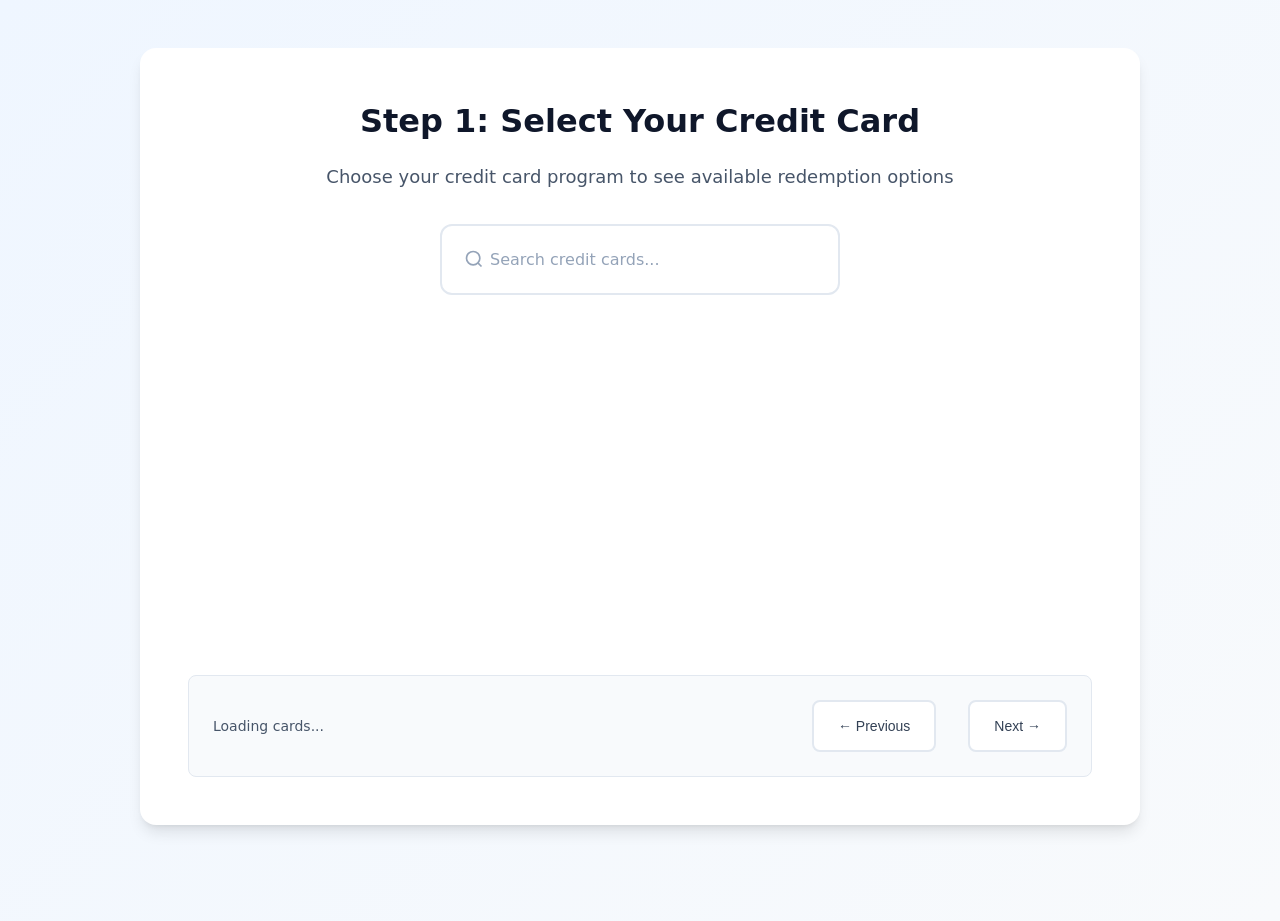
<file: index.html>
<!doctype html>
<html lang="en">
  <head>
    <meta charset="UTF-8" />
    <link rel="icon" type="image/svg+xml" href="/vite.svg" />
    <meta name="viewport" content="width=device-width, initial-scale=1.0" />
    <title>Credit Card Points Calculator</title>
    <link rel="stylesheet" href="style.css">
    <script src="credit-card-calculators/access-control.js"></script>
    <script src="credit-card-calculators/secure-proxy.js"></script>
  </head>
  <body>
    <div class="container">
      <main class="main">
        <div class="container">
          <!-- Step 1: Credit Card Selection -->
          <div id="card-selection" class="step-section">
            <div class="step-header">
              <h2 class="step-title">Step 1: Select Your Credit Card</h2>
              <p class="step-description">Choose your credit card program to see available redemption options</p>
              
              <div class="search-container">
                <div class="search-input-wrapper">
                  <svg class="search-icon" width="20" height="20" viewBox="0 0 24 24" fill="none" stroke="currentColor" stroke-width="2">
                    <circle cx="11" cy="11" r="8"/>
                    <path d="m21 21-4.35-4.35"/>
                  </svg>
                  <input 
                    type="text" 
                    id="card-search" 
                    class="search-input" 
                    placeholder="Search credit cards..."
                    autocomplete="off"
                  />
                  <button id="clear-search" class="clear-search hidden">
                    <svg width="16" height="16" viewBox="0 0 24 24" fill="none" stroke="currentColor" stroke-width="2">
                      <line x1="18" y1="6" x2="6" y2="18"/>
                      <line x1="6" y1="6" x2="18" y2="18"/>
                    </svg>
                  </button>
                </div>
              </div>
            </div>
            
            <div class="card-grid">
              <!-- Cards will be dynamically populated -->
            </div>
            
            <div class="pagination-container">
              <div class="pagination-info">
                <span id="pagination-info-text">Loading cards...</span>
              </div>
              
              <div class="pagination-controls">
                <button id="prev-page" class="pagination-btn">← Previous</button>
                <div class="page-numbers" id="page-numbers">
                  <!-- Page numbers will be dynamically populated -->
                </div>
                <button id="next-page" class="pagination-btn">Next →</button>
              </div>
            </div>
          </div>

          <!-- Step 2: Reward Category Selection -->
          <div id="category-selection" class="step-section hidden">
            <div class="step-header">
              <button id="back-to-cards" class="back-button">← Back to Cards</button>
              <h2 class="step-title">Step 2: Choose Reward Category</h2>
              <p class="step-description">Select how you'd like to redeem your points</p>
            </div>

            <div class="category-grid">
              <div class="reward-category" data-category="airlines">
                <div class="category-icon">
                  <svg xmlns="http://www.w3.org/2000/svg" width="48" height="48" viewBox="0 0 640 640" fill="currentColor">
                    <path d="M552 264C582.9 264 608 289.1 608 320C608 350.9 582.9 376 552 376L424.7 376L265.5 549.6C259.4 556.2 250.9 560 241.9 560L198.2 560C187.3 560 179.6 549.3 183 538.9L237.3 376L137.6 376L84.8 442C81.8 445.8 77.2 448 72.3 448L52.5 448C42.1 448 34.5 438.2 37 428.1L64 320L37 211.9C34.4 201.8 42.1 192 52.5 192L72.3 192C77.2 192 81.8 194.2 84.8 198L137.6 264L237.3 264L183 101.1C179.6 90.7 187.3 80 198.2 80L241.9 80C250.9 80 259.4 83.8 265.5 90.4L424.7 264L552 264z"/>
                  </svg>
                </div>
                <h3 class="category-name">Airlines</h3>
                <p class="category-description">Transfer to airline partners for flights and upgrades</p>
              </div>

              <div class="reward-category" data-category="hotels">
                <div class="category-icon">
                  <svg xmlns="http://www.w3.org/2000/svg" width="48" height="48" viewBox="0 0 640 640" fill="currentColor">
                    <path d="M80 88C80 74.7 90.7 64 104 64L536 64C549.3 64 560 74.7 560 88C560 101.3 549.3 112 536 112L528 112L528 528L536 528C549.3 528 560 538.7 560 552C560 565.3 549.3 576 536 576L104 576C90.7 576 80 565.3 80 552C80 538.7 90.7 528 104 528L112 528L112 112L104 112C90.7 112 80 101.3 80 88zM288 176L288 208C288 216.8 295.2 224 304 224L336 224C344.8 224 352 216.8 352 208L352 176C352 167.2 344.8 160 336 160L304 160C295.2 160 288 167.2 288 176zM192 160C183.2 160 176 167.2 176 176L176 208C176 216.8 183.2 224 192 224L224 224C232.8 224 240 216.8 240 208L240 176C240 167.2 232.8 160 224 160L192 160zM288 272L288 304C288 312.8 295.2 320 304 320L336 320C344.8 320 352 312.8 352 304L352 272C352 263.2 344.8 256 336 256L304 256C295.2 256 288 263.2 288 272zM416 160C407.2 160 400 167.2 400 176L400 208C400 216.8 407.2 224 416 224L448 224C456.8 224 464 216.8 464 208L464 176C464 167.2 456.8 160 448 160L416 160zM176 272L176 304C176 312.8 183.2 320 192 320L224 320C232.8 320 240 312.8 240 304L240 272C240 263.2 232.8 256 224 256L192 256C183.2 256 176 263.2 176 272zM416 256C407.2 256 400 263.2 400 272L400 304C400 312.8 407.2 320 416 320L448 320C456.8 320 464 312.8 464 304L464 272C464 263.2 456.8 256 448 256L416 256zM352 448L395.8 448C405.7 448 413.3 439 409.8 429.8C396 393.7 361 368 320.1 368C279.2 368 244.2 393.7 230.4 429.8C226.9 439 234.5 448 244.4 448L288.2 448L288.2 528L352.2 528L352.2 448z"/>
                  </svg>
                </div>
                <h3 class="category-name">Hotels</h3>
                <p class="category-description">Book hotel stays and room upgrades</p>
              </div>

              <div class="reward-category" data-category="cash">
                <div class="category-icon">
                  <svg xmlns="http://www.w3.org/2000/svg" width="48" height="48" viewBox="0 0 640 640" fill="currentColor">
                    <path d="M160 128C160 110.3 174.3 96 192 96L456 96C469.3 96 480 106.7 480 120C480 133.3 469.3 144 456 144L379.3 144C397 163.8 409.4 188.6 414 216L456 216C469.3 216 480 226.7 480 240C480 253.3 469.3 264 456 264L414 264C403.6 326.2 353.2 374.9 290.2 382.9L434.6 486C449 496.3 452.3 516.3 442 530.6C431.7 544.9 411.7 548.3 397.4 538L173.4 378C162.1 370 157.3 355.5 161.5 342.2C165.7 328.9 178.1 320 192 320L272 320C307.8 320 338.1 296.5 348.3 264L184 264C170.7 264 160 253.3 160 240C160 226.7 170.7 216 184 216L348.3 216C338.1 183.5 307.8 160 272 160L192 160C174.3 160 160 145.7 160 128z"/>
                  </svg>
                </div>
                <h3 class="category-name">Cash</h3>
                <p class="category-description">Cash back, statement credits, and gift cards</p>
              </div>
            </div>
          </div>

          <!-- Step 3: Reward Programs Selection -->
          <div id="calculation-section" class="step-section hidden">
            <div class="step-header">
              <button id="back-to-categories" class="back-button">← Back to Categories</button>
              <h2 class="step-title">Step 3: Select Reward Program</h2>
              <p class="step-description">Choose the specific program for redemption</p>
            </div>
            
            <div class="reward-programs-grid" id="reward-programs-grid">
              <!-- Reward programs will be dynamically populated -->
            </div>
          </div>

          <!-- Step 4: Points Calculator -->
          <div id="points-calculator" class="step-section hidden">
            <div class="step-header">
              <button id="back-to-programs" class="back-button">← Back to Programs</button>
              <h2 class="step-title">Step 4: Calculate Points Value</h2>
              <p class="step-description">Enter your points to see their redemption value</p>
            </div>

            <div class="calculator-container">
              <div class="selected-program-info">
                <div class="program-icon" id="calculator-icon">
                  <!-- Category icon will be inserted here -->
                </div>
                <div class="program-details">
                  <p class="selected-card-info">
                    <strong>Card:</strong> <span id="selected-card-name">Selected Card</span>
                  </p>
                  <h3 id="selected-program-name" class="selected-program-name">Program Name</h3>
                  <p id="selected-point-name" class="selected-point-name">Point Name</p>
                  <p class="conversion-rate" id="conversion-rate">Rate varies</p>
                </div>
              </div>

              <div class="points-input-section">
                <label class="input-label" for="points-input">Enter your points</label>
                <div class="input-wrapper">
                  <input 
                    type="number" 
                    id="points-input" 
                    class="points-input" 
                    placeholder="0"
                    min="0"
                    step="1"
                  />
                  <span class="input-suffix">points</span>
                </div>
              </div>

              <div class="calculation-result">
                <div class="result-card">
                  <div class="result-label">Estimated Value</div>
                  <div class="result-value" id="result-value">₹0.00</div>
                  <div class="result-description" id="result-description">Enter points above to see value</div>
                  <div class="result-note">
                    <p>Redemption values are estimates based on typical point valuations. Actual values may vary.</p>
                  </div>
                </div>
              </div>
            </div>
          </div>
        </div>
      </main>
    </div>

    <script type="module" src="main.js"></script>
  </body>
</html>
</file>
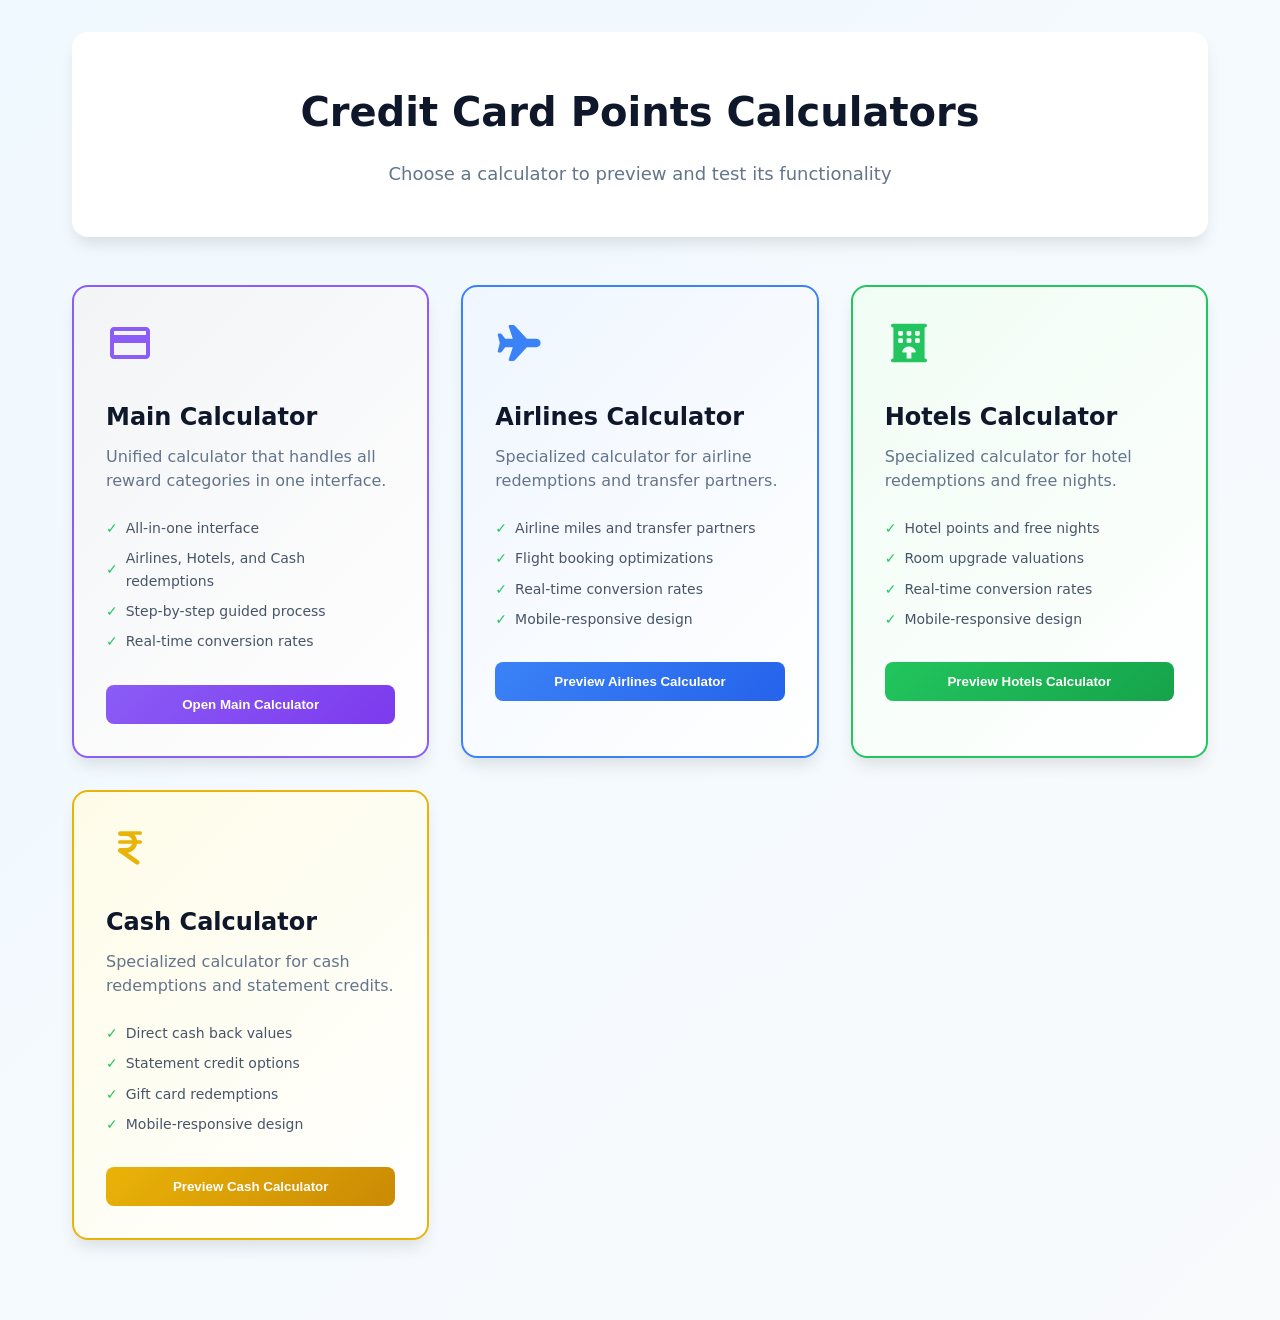
<file: preview.html>
<!doctype html>
<html lang="en">
  <head>
    <meta charset="UTF-8" />
    <link rel="icon" type="image/svg+xml" href="/vite.svg" />
    <meta name="viewport" content="width=device-width, initial-scale=1.0" />
    <title>Credit Card Points Calculators - Preview</title>
    <style>
      * {
        margin: 0;
        padding: 0;
        box-sizing: border-box;
      }

      body {
        font-family: 'Inter', system-ui, -apple-system, sans-serif;
        line-height: 1.6;
        color: #334155;
        background: linear-gradient(135deg, #f0f9ff 0%, #f8fafc 100%);
        min-height: 100vh;
      }

      .preview-container {
        max-width: 1200px;
        margin: 0 auto;
        padding: 2rem;
      }

      .preview-header {
        text-align: center;
        margin-bottom: 3rem;
        background: white;
        padding: 3rem;
        border-radius: 1rem;
        box-shadow: 0 10px 15px -3px rgb(0 0 0 / 0.1);
      }

      .preview-title {
        font-size: 2.5rem;
        font-weight: 700;
        color: #0f172a;
        margin-bottom: 1rem;
      }

      .preview-subtitle {
        font-size: 1.125rem;
        color: #64748b;
        font-weight: 500;
      }

      .calculator-grid {
        display: grid;
        grid-template-columns: repeat(auto-fit, minmax(350px, 1fr));
        gap: 2rem;
        margin-bottom: 3rem;
      }

      .calculator-card {
        background: white;
        border-radius: 1rem;
        padding: 2rem;
        box-shadow: 0 10px 15px -3px rgb(0 0 0 / 0.1);
        transition: all 0.3s ease;
        cursor: pointer;
        border: 2px solid transparent;
      }

      .calculator-card:hover {
        transform: translateY(-4px);
        box-shadow: 0 20px 25px -5px rgb(0 0 0 / 0.1);
      }

      .calculator-card.main {
        border-color: #8b5cf6;
        background: linear-gradient(135deg, #f3f4f6 0%, white 100%);
      }

      .calculator-card.airlines {
        border-color: #3b82f6;
        background: linear-gradient(135deg, #eff6ff 0%, white 100%);
      }

      .calculator-card.hotels {
        border-color: #22c55e;
        background: linear-gradient(135deg, #f0fdf4 0%, white 100%);
      }

      .calculator-card.cash {
        border-color: #eab308;
        background: linear-gradient(135deg, #fefce8 0%, white 100%);
      }

      .calculator-icon {
        margin-bottom: 1.5rem;
      }

      .calculator-icon.main {
        color: #8b5cf6;
      }

      .calculator-icon.airlines {
        color: #3b82f6;
      }

      .calculator-icon.hotels {
        color: #22c55e;
      }

      .calculator-icon.cash {
        color: #eab308;
      }

      .calculator-name {
        font-size: 1.5rem;
        font-weight: 700;
        color: #0f172a;
        margin-bottom: 0.5rem;
      }

      .calculator-description {
        color: #64748b;
        margin-bottom: 1.5rem;
        line-height: 1.5;
      }

      .calculator-features {
        list-style: none;
        margin-bottom: 2rem;
      }

      .calculator-features li {
        display: flex;
        align-items: center;
        margin-bottom: 0.5rem;
        font-size: 0.875rem;
        color: #475569;
      }

      .calculator-features li::before {
        content: '✓';
        color: #22c55e;
        font-weight: bold;
        margin-right: 0.5rem;
      }

      .preview-button {
        background: linear-gradient(135deg, #3b82f6 0%, #2563eb 100%);
        color: white;
        border: none;
        padding: 0.75rem 1.5rem;
        border-radius: 0.5rem;
        font-weight: 600;
        cursor: pointer;
        transition: all 0.2s ease;
        width: 100%;
      }

      .preview-button:hover {
        transform: translateY(-1px);
        box-shadow: 0 4px 6px -1px rgb(0 0 0 / 0.1);
      }

      .preview-button.main {
        background: linear-gradient(135deg, #8b5cf6 0%, #7c3aed 100%);
      }

      .preview-button.airlines {
        background: linear-gradient(135deg, #3b82f6 0%, #2563eb 100%);
      }

      .preview-button.hotels {
        background: linear-gradient(135deg, #22c55e 0%, #16a34a 100%);
      }

      .preview-button.cash {
        background: linear-gradient(135deg, #eab308 0%, #ca8a04 100%);
      }

      .current-calculator {
        background: white;
        border-radius: 1rem;
        box-shadow: 0 10px 15px -3px rgb(0 0 0 / 0.1);
        overflow: hidden;
      }

      .calculator-frame {
        width: 100%;
        min-height: 800px;
        border: none;
      }

      .back-to-menu {
        background: #64748b;
        color: white;
        border: none;
        padding: 1rem 2rem;
        border-radius: 0.5rem;
        font-weight: 600;
        cursor: pointer;
        margin-bottom: 2rem;
        transition: all 0.2s ease;
      }

      .back-to-menu:hover {
        background: #475569;
        transform: translateY(-1px);
      }

      .hidden {
        display: none;
      }

      @media (max-width: 768px) {
        .preview-container {
          padding: 1rem;
        }

        .preview-header {
          padding: 2rem;
        }

        .preview-title {
          font-size: 2rem;
        }

        .calculator-grid {
          grid-template-columns: 1fr;
        }

        .calculator-card {
          padding: 1.5rem;
        }
      }
    </style>
  </head>
  <body>
    <div class="preview-container">
      <!-- Main Menu -->
      <div id="calculator-menu">
        <div class="preview-header">
          <h1 class="preview-title">Credit Card Points Calculators</h1>
          <p class="preview-subtitle">Choose a calculator to preview and test its functionality</p>
        </div>

        <div class="calculator-grid">
          <!-- Main Unified Calculator -->
          <div class="calculator-card main" onclick="loadCalculator('main')">
            <div class="calculator-icon main">
              <svg xmlns="http://www.w3.org/2000/svg" width="48" height="48" viewBox="0 0 24 24" fill="currentColor">
                <path d="M20 4H4c-1.11 0-1.99.89-1.99 2L2 18c0 1.11.89 2 2 2h16c1.11 0 2-.89 2-2V6c0-1.11-.89-2-2-2zm0 14H4v-6h16v6zm0-10H4V6h16v2z"/>
              </svg>
            </div>
            <h3 class="calculator-name">Main Calculator</h3>
            <p class="calculator-description">Unified calculator that handles all reward categories in one interface.</p>
            <ul class="calculator-features">
              <li>All-in-one interface</li>
              <li>Airlines, Hotels, and Cash redemptions</li>
              <li>Step-by-step guided process</li>
              <li>Real-time conversion rates</li>
            </ul>
            <button class="preview-button main">Open Main Calculator</button>
          </div>

          <!-- Airlines Calculator -->
          <div class="calculator-card airlines" onclick="loadCalculator('airlines')">
            <div class="calculator-icon airlines">
              <svg xmlns="http://www.w3.org/2000/svg" width="48" height="48" viewBox="0 0 640 640" fill="currentColor">
                <path d="M552 264C582.9 264 608 289.1 608 320C608 350.9 582.9 376 552 376L424.7 376L265.5 549.6C259.4 556.2 250.9 560 241.9 560L198.2 560C187.3 560 179.6 549.3 183 538.9L237.3 376L137.6 376L84.8 442C81.8 445.8 77.2 448 72.3 448L52.5 448C42.1 448 34.5 438.2 37 428.1L64 320L37 211.9C34.4 201.8 42.1 192 52.5 192L72.3 192C77.2 192 81.8 194.2 84.8 198L137.6 264L237.3 264L183 101.1C179.6 90.7 187.3 80 198.2 80L241.9 80C250.9 80 259.4 83.8 265.5 90.4L424.7 264L552 264z"/>
              </svg>
            </div>
            <h3 class="calculator-name">Airlines Calculator</h3>
            <p class="calculator-description">Specialized calculator for airline redemptions and transfer partners.</p>
            <ul class="calculator-features">
              <li>Airline miles and transfer partners</li>
              <li>Flight booking optimizations</li>
              <li>Real-time conversion rates</li>
              <li>Mobile-responsive design</li>
            </ul>
            <button class="preview-button airlines">Preview Airlines Calculator</button>
          </div>

          <!-- Hotels Calculator -->
          <div class="calculator-card hotels" onclick="loadCalculator('hotels')">
            <div class="calculator-icon hotels">
              <svg xmlns="http://www.w3.org/2000/svg" width="48" height="48" viewBox="0 0 640 640" fill="currentColor">
                <path d="M80 88C80 74.7 90.7 64 104 64L536 64C549.3 64 560 74.7 560 88C560 101.3 549.3 112 536 112L528 112L528 528L536 528C549.3 528 560 538.7 560 552C560 565.3 549.3 576 536 576L104 576C90.7 576 80 565.3 80 552C80 538.7 90.7 528 104 528L112 528L112 112L104 112C90.7 112 80 101.3 80 88zM288 176L288 208C288 216.8 295.2 224 304 224L336 224C344.8 224 352 216.8 352 208L352 176C352 167.2 344.8 160 336 160L304 160C295.2 160 288 167.2 288 176zM192 160C183.2 160 176 167.2 176 176L176 208C176 216.8 183.2 224 192 224L224 224C232.8 224 240 216.8 240 208L240 176C240 167.2 232.8 160 224 160L192 160zM288 272L288 304C288 312.8 295.2 320 304 320L336 320C344.8 320 352 312.8 352 304L352 272C352 263.2 344.8 256 336 256L304 256C295.2 256 288 263.2 288 272zM416 160C407.2 160 400 167.2 400 176L400 208C400 216.8 407.2 224 416 224L448 224C456.8 224 464 216.8 464 208L464 176C464 167.2 456.8 160 448 160L416 160zM176 272L176 304C176 312.8 183.2 320 192 320L224 320C232.8 320 240 312.8 240 304L240 272C240 263.2 232.8 256 224 256L192 256C183.2 256 176 263.2 176 272zM416 256C407.2 256 400 263.2 400 272L400 304C400 312.8 407.2 320 416 320L448 320C456.8 320 464 312.8 464 304L464 272C464 263.2 456.8 256 448 256L416 256zM352 448L395.8 448C405.7 448 413.3 439 409.8 429.8C396 393.7 361 368 320.1 368C279.2 368 244.2 393.7 230.4 429.8C226.9 439 234.5 448 244.4 448L288.2 448L288.2 528L352.2 528L352.2 448z"/>
              </svg>
            </div>
            <h3 class="calculator-name">Hotels Calculator</h3>
            <p class="calculator-description">Specialized calculator for hotel redemptions and free nights.</p>
            <ul class="calculator-features">
              <li>Hotel points and free nights</li>
              <li>Room upgrade valuations</li>
              <li>Real-time conversion rates</li>
              <li>Mobile-responsive design</li>
            </ul>
            <button class="preview-button hotels">Preview Hotels Calculator</button>
          </div>

          <!-- Cash Calculator -->
          <div class="calculator-card cash" onclick="loadCalculator('cash')">
            <div class="calculator-icon cash">
              <svg xmlns="http://www.w3.org/2000/svg" width="48" height="48" viewBox="0 0 640 640" fill="currentColor">
                <path d="M160 128C160 110.3 174.3 96 192 96L456 96C469.3 96 480 106.7 480 120C480 133.3 469.3 144 456 144L379.3 144C397 163.8 409.4 188.6 414 216L456 216C469.3 216 480 226.7 480 240C480 253.3 469.3 264 456 264L414 264C403.6 326.2 353.2 374.9 290.2 382.9L434.6 486C449 496.3 452.3 516.3 442 530.6C431.7 544.9 411.7 548.3 397.4 538L173.4 378C162.1 370 157.3 355.5 161.5 342.2C165.7 328.9 178.1 320 192 320L272 320C307.8 320 338.1 296.5 348.3 264L184 264C170.7 264 160 253.3 160 240C160 226.7 170.7 216 184 216L348.3 216C338.1 183.5 307.8 160 272 160L192 160C174.3 160 160 145.7 160 128z"/>
              </svg>
            </div>
            <h3 class="calculator-name">Cash Calculator</h3>
            <p class="calculator-description">Specialized calculator for cash redemptions and statement credits.</p>
            <ul class="calculator-features">
              <li>Direct cash back values</li>
              <li>Statement credit options</li>
              <li>Gift card redemptions</li>
              <li>Mobile-responsive design</li>
            </ul>
            <button class="preview-button cash">Preview Cash Calculator</button>
          </div>
        </div>
      </div>

      <!-- Calculator Display -->
      <div id="calculator-display" class="hidden">
        <button class="back-to-menu" onclick="showMenu()">← Back to Calculator Menu</button>
        <div class="current-calculator">
          <iframe id="calculator-frame" class="calculator-frame" src=""></iframe>
        </div>
      </div>
    </div>

    <script>
      function loadCalculator(type) {
        const menu = document.getElementById('calculator-menu');
        const display = document.getElementById('calculator-display');
        const frame = document.getElementById('calculator-frame');
        
        // Hide menu and show calculator
        menu.classList.add('hidden');
        display.classList.remove('hidden');
        
        // Load the appropriate calculator
        const calculatorFiles = {
          'main': 'index.html',
          'airlines': 'credit-card-calculators/airlines/airlines-calculator.html',
          'hotels': 'credit-card-calculators/hotels/hotels-calculator.html',
          'cash': 'credit-card-calculators/cash/cash-calculator.html'
        };
        
        frame.src = calculatorFiles[type];
      }
      
      function showMenu() {
        const menu = document.getElementById('calculator-menu');
        const display = document.getElementById('calculator-display');
        const frame = document.getElementById('calculator-frame');
        
        // Show menu and hide calculator
        menu.classList.remove('hidden');
        display.classList.add('hidden');
        
        // Clear the iframe
        frame.src = '';
      }
    </script>
  </body>
</html>
</file>
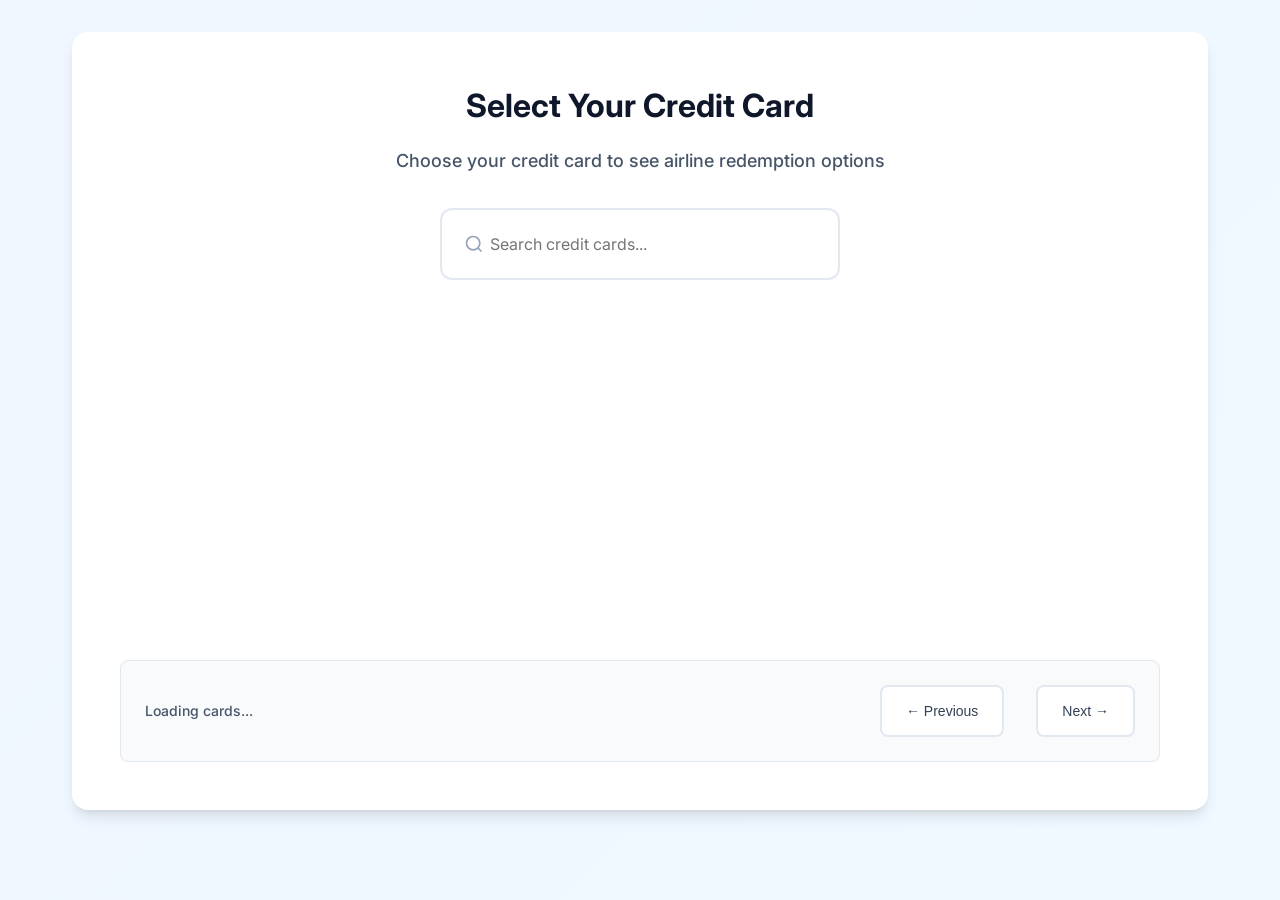
<file: credit-card-calculators/airlines/airlines-calculator.html>
<!doctype html>
<html lang="en">
  <head>
    <meta charset="UTF-8" />
    <meta name="viewport" content="width=device-width, initial-scale=1.0" />
    <title>Airlines Points Calculator</title>
    <link rel="stylesheet" href="airlines-calculator.css">
    <script src="../access-control.js"></script>
    <script src="../secure-proxy.js"></script>
  </head>
  <body>
    <div id="airlines-calculator" class="calculator-container">
      <!-- Step 1: Credit Card Selection -->
      <div id="card-selection" class="step-section">
        <div class="step-header">
          <h2 class="step-title">Select Your Credit Card</h2>
          <p class="step-description">Choose your credit card to see airline redemption options</p>
          
          <div class="search-container">
            <div class="search-input-wrapper">
              <svg class="search-icon" width="20" height="20" viewBox="0 0 24 24" fill="none" stroke="currentColor" stroke-width="2">
                <circle cx="11" cy="11" r="8"/>
                <path d="m21 21-4.35-4.35"/>
              </svg>
              <input 
                type="text" 
                id="card-search" 
                class="search-input" 
                placeholder="Search credit cards..."
                autocomplete="off"
              />
              <button id="clear-search" class="clear-search hidden">
                <svg width="16" height="16" viewBox="0 0 24 24" fill="none" stroke="currentColor" stroke-width="2">
                  <line x1="18" y1="6" x2="6" y2="18"/>
                  <line x1="6" y1="6" x2="18" y2="18"/>
                </svg>
              </button>
            </div>
          </div>
        </div>
        
        <div class="card-grid">
          <!-- Cards will be dynamically populated -->
        </div>
        
        <div class="pagination-container">
          <div class="pagination-info">
            <span id="pagination-info-text">Loading cards...</span>
          </div>
          
          <div class="pagination-controls">
            <button id="prev-page" class="pagination-btn">← Previous</button>
            <div class="page-numbers" id="page-numbers"></div>
            <button id="next-page" class="pagination-btn">Next →</button>
          </div>
        </div>
      </div>

      <!-- Step 2: Airline Programs Selection -->
      <div id="programs-selection" class="step-section hidden">
        <div class="step-header">
          <button id="back-to-cards" class="back-button">← Back to Cards</button>
          <h2 class="step-title">Choose Airline Program</h2>
          <p class="step-description">Select the airline program for point redemption</p>
        </div>
        
        <div class="programs-grid" id="programs-grid">
          <!-- Programs will be dynamically populated -->
        </div>
      </div>

      <!-- Step 3: Points Calculator -->
      <div id="points-calculator" class="step-section hidden">
        <div class="step-header">
          <button id="back-to-programs" class="back-button">← Back to Programs</button>
          <h2 class="step-title">Calculate Points Value</h2>
          <p class="step-description">Enter your points to see their airline redemption value</p>
        </div>

        <div class="calculator-main">
          <div class="selected-info">
            <div class="info-icon">
              <svg xmlns="http://www.w3.org/2000/svg" width="32" height="32" viewBox="0 0 640 640" fill="currentColor">
                <path d="M552 264C582.9 264 608 289.1 608 320C608 350.9 582.9 376 552 376L424.7 376L265.5 549.6C259.4 556.2 250.9 560 241.9 560L198.2 560C187.3 560 179.6 549.3 183 538.9L237.3 376L137.6 376L84.8 442C81.8 445.8 77.2 448 72.3 448L52.5 448C42.1 448 34.5 438.2 37 428.1L64 320L37 211.9C34.4 201.8 42.1 192 52.5 192L72.3 192C77.2 192 81.8 194.2 84.8 198L137.6 264L237.3 264L183 101.1C179.6 90.7 187.3 80 198.2 80L241.9 80C250.9 80 259.4 83.8 265.5 90.4L424.7 264L552 264z"/>
              </svg>
            </div>
            <div class="info-details">
              <p class="selected-card-info">
                <strong>Card:</strong> <span id="selected-card-name">Selected Card</span>
              </p>
              <h3 id="selected-program-name">Program Name</h3>
              <p id="selected-point-name">Point Name</p>
              <p class="conversion-rate" id="conversion-rate">Rate varies</p>
            </div>
          </div>

          <div class="points-input-section">
            <label class="input-label" for="points-input">Enter your points</label>
            <div class="input-wrapper">
              <input 
                type="number" 
                id="points-input" 
                class="points-input" 
                placeholder="0"
                min="0"
                step="1"
              />
              <span class="input-suffix">points</span>
            </div>
          </div>

          <div class="calculation-result">
            <div class="result-card">
              <div class="result-label">Estimated Airline Value</div>
              <div class="result-value" id="result-value">₹0.00</div>
              <div class="result-description" id="result-description">Enter points above to see value</div>
              <div class="result-note">
                <p>Values are estimates for airline redemptions. Actual values may vary based on specific flights and availability.</p>
              </div>
            </div>
          </div>
        </div>
      </div>
    </div>

    <script type="module" src="airlines-calculator.js"></script>
  </body>
</html>
</file>
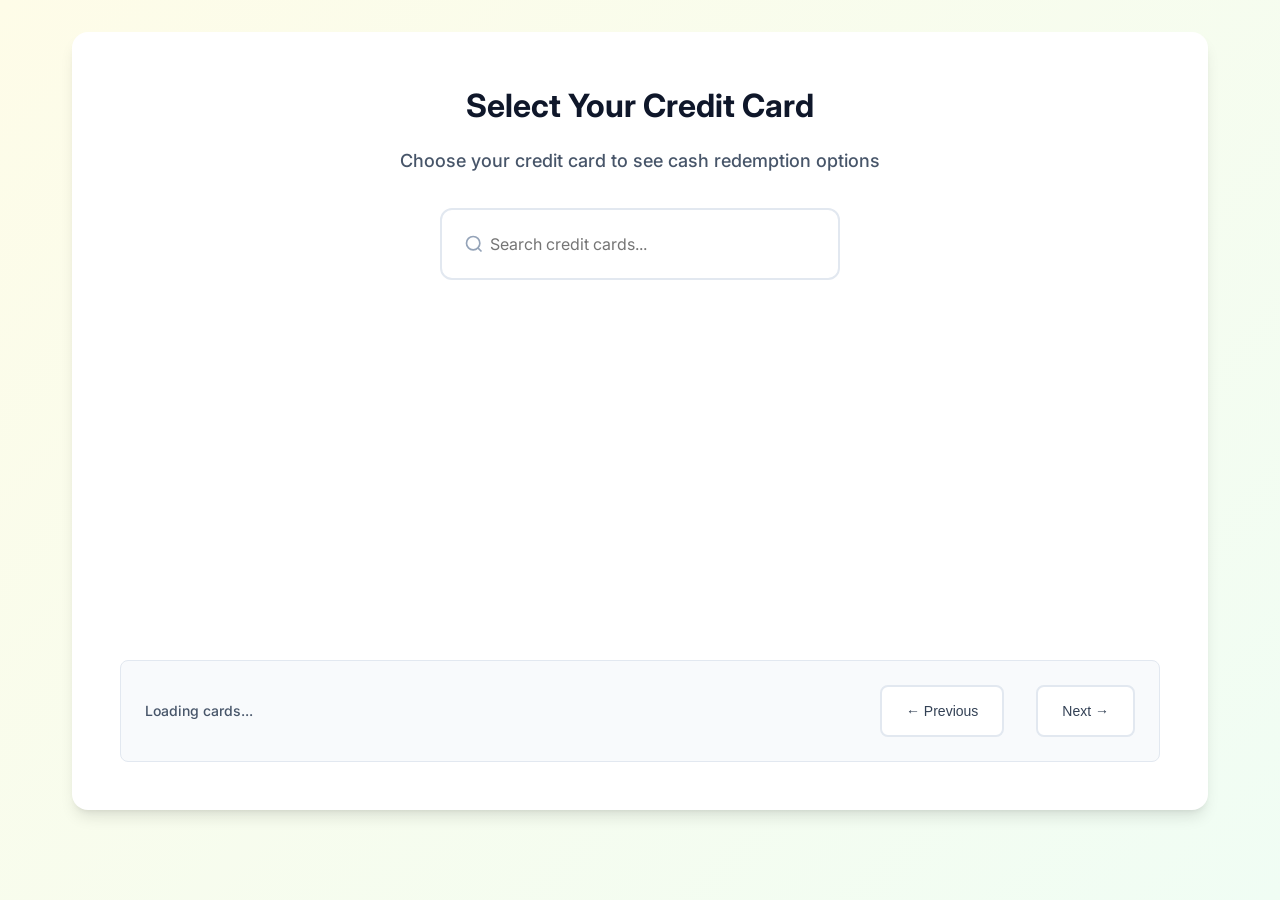
<file: credit-card-calculators/cash/cash-calculator.html>
<!doctype html>
<html lang="en">
  <head>
    <meta charset="UTF-8" />
    <meta name="viewport" content="width=device-width, initial-scale=1.0" />
    <title>Cash Points Calculator</title>
    <link rel="stylesheet" href="cash-calculator.css">
    <script src="../access-control.js"></script>
    <script src="../secure-proxy.js"></script>
  </head>
  <body>
    <div id="cash-calculator" class="calculator-container">
      <!-- Step 1: Credit Card Selection -->
      <div id="card-selection" class="step-section">
        <div class="step-header">
          <h2 class="step-title">Select Your Credit Card</h2>
          <p class="step-description">Choose your credit card to see cash redemption options</p>
          
          <div class="search-container">
            <div class="search-input-wrapper">
              <svg class="search-icon" width="20" height="20" viewBox="0 0 24 24" fill="none" stroke="currentColor" stroke-width="2">
                <circle cx="11" cy="11" r="8"/>
                <path d="m21 21-4.35-4.35"/>
              </svg>
              <input 
                type="text" 
                id="card-search" 
                class="search-input" 
                placeholder="Search credit cards..."
                autocomplete="off"
              />
              <button id="clear-search" class="clear-search hidden">
                <svg width="16" height="16" viewBox="0 0 24 24" fill="none" stroke="currentColor" stroke-width="2">
                  <line x1="18" y1="6" x2="6" y2="18"/>
                  <line x1="6" y1="6" x2="18" y2="18"/>
                </svg>
              </button>
            </div>
          </div>
        </div>
        
        <div class="card-grid">
          <!-- Cards will be dynamically populated -->
        </div>
        
        <div class="pagination-container">
          <div class="pagination-info">
            <span id="pagination-info-text">Loading cards...</span>
          </div>
          
          <div class="pagination-controls">
            <button id="prev-page" class="pagination-btn">← Previous</button>
            <div class="page-numbers" id="page-numbers"></div>
            <button id="next-page" class="pagination-btn">Next →</button>
          </div>
        </div>
      </div>

      <!-- Step 2: Cash Programs Selection -->
      <div id="programs-selection" class="step-section hidden">
        <div class="step-header">
          <button id="back-to-cards" class="back-button">← Back to Cards</button>
          <h2 class="step-title">Choose Cash Redemption</h2>
          <p class="step-description">Select the cash redemption option</p>
        </div>
        
        <div class="programs-grid" id="programs-grid">
          <!-- Programs will be dynamically populated -->
        </div>
      </div>

      <!-- Step 3: Points Calculator -->
      <div id="points-calculator" class="step-section hidden">
        <div class="step-header">
          <button id="back-to-programs" class="back-button">← Back to Programs</button>
          <h2 class="step-title">Calculate Points Value</h2>
          <p class="step-description">Enter your points to see their cash redemption value</p>
        </div>

        <div class="calculator-main">
          <div class="selected-info">
            <div class="info-icon">
              <svg xmlns="http://www.w3.org/2000/svg" width="32" height="32" viewBox="0 0 640 640" fill="currentColor">
                <path d="M160 128C160 110.3 174.3 96 192 96L456 96C469.3 96 480 106.7 480 120C480 133.3 469.3 144 456 144L379.3 144C397 163.8 409.4 188.6 414 216L456 216C469.3 216 480 226.7 480 240C480 253.3 469.3 264 456 264L414 264C403.6 326.2 353.2 374.9 290.2 382.9L434.6 486C449 496.3 452.3 516.3 442 530.6C431.7 544.9 411.7 548.3 397.4 538L173.4 378C162.1 370 157.3 355.5 161.5 342.2C165.7 328.9 178.1 320 192 320L272 320C307.8 320 338.1 296.5 348.3 264L184 264C170.7 264 160 253.3 160 240C160 226.7 170.7 216 184 216L348.3 216C338.1 183.5 307.8 160 272 160L192 160C174.3 160 160 145.7 160 128z"/>
              </svg>
            </div>
            <div class="info-details">
              <p class="selected-card-info">
                <strong>Card:</strong> <span id="selected-card-name">Selected Card</span>
              </p>
              <h3 id="selected-program-name">Program Name</h3>
              <p id="selected-point-name">Point Name</p>
              <p class="conversion-rate" id="conversion-rate">Rate varies</p>
            </div>
          </div>

          <div class="points-input-section">
            <label class="input-label" for="points-input">Enter your points</label>
            <div class="input-wrapper">
              <input 
                type="number" 
                id="points-input" 
                class="points-input" 
                placeholder="0"
                min="0"
                step="1"
              />
              <span class="input-suffix">points</span>
            </div>
          </div>

          <div class="calculation-result">
            <div class="result-card">
              <div class="result-label">Estimated Cash Value</div>
              <div class="result-value" id="result-value">₹0.00</div>
              <div class="result-description" id="result-description">Enter points above to see value</div>
              <div class="result-note">
                <p>Values are estimates for cash redemptions including statement credits, gift cards, and direct cash back.</p>
              </div>
            </div>
          </div>
        </div>
      </div>
    </div>

    <script type="module" src="cash-calculator.js"></script>
  </body>
</html>
</file>
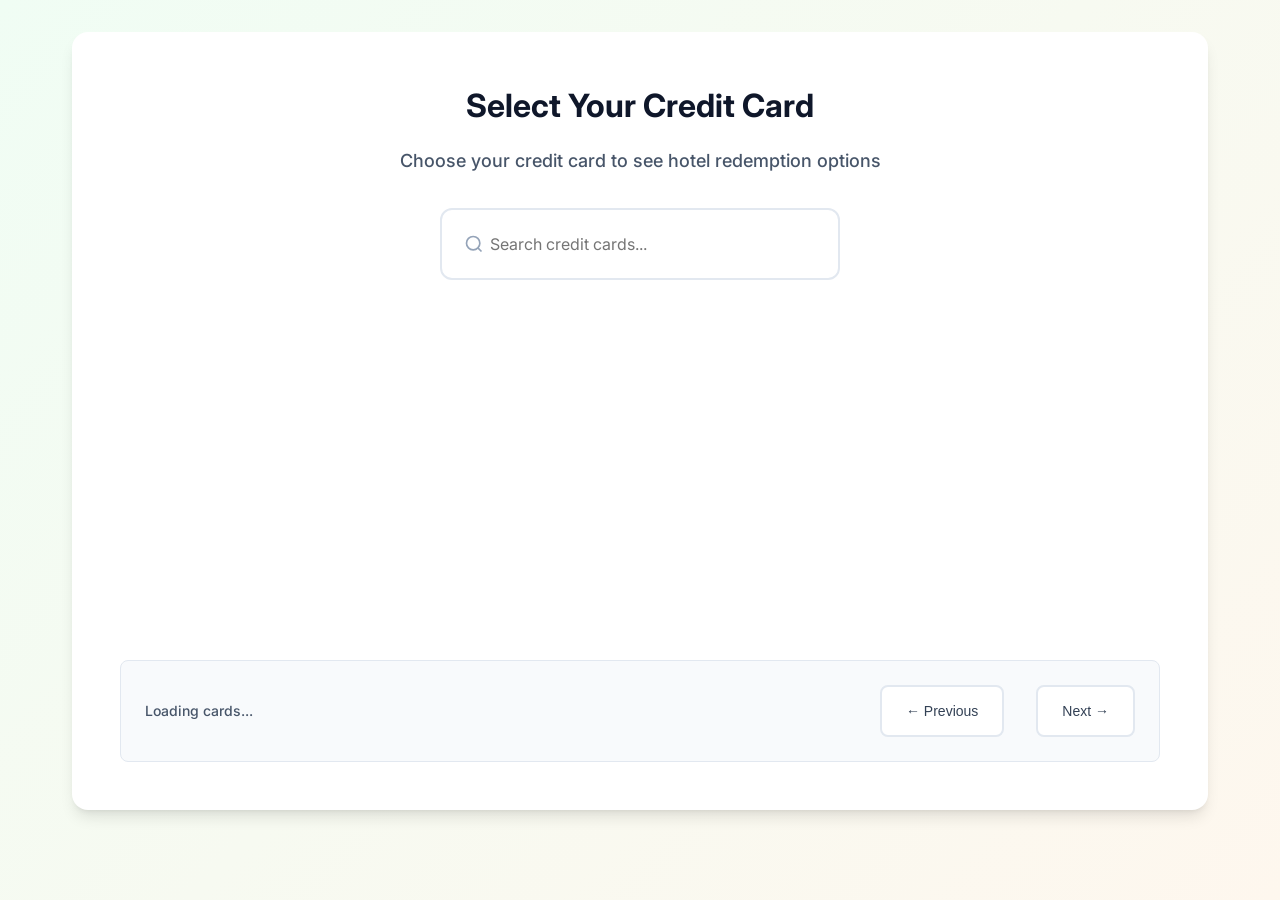
<file: credit-card-calculators/hotels/hotels-calculator.html>
<!doctype html>
<html lang="en">
  <head>
    <meta charset="UTF-8" />
    <meta name="viewport" content="width=device-width, initial-scale=1.0" />
    <title>Hotels Points Calculator</title>
    <link rel="stylesheet" href="hotels-calculator.css">
    <script src="../access-control.js"></script>
    <script src="../secure-proxy.js"></script>
  </head>
  <body>
    <div id="hotels-calculator" class="calculator-container">
      <!-- Step 1: Credit Card Selection -->
      <div id="card-selection" class="step-section">
        <div class="step-header">
          <h2 class="step-title">Select Your Credit Card</h2>
          <p class="step-description">Choose your credit card to see hotel redemption options</p>
          
          <div class="search-container">
            <div class="search-input-wrapper">
              <svg class="search-icon" width="20" height="20" viewBox="0 0 24 24" fill="none" stroke="currentColor" stroke-width="2">
                <circle cx="11" cy="11" r="8"/>
                <path d="m21 21-4.35-4.35"/>
              </svg>
              <input 
                type="text" 
                id="card-search" 
                class="search-input" 
                placeholder="Search credit cards..."
                autocomplete="off"
              />
              <button id="clear-search" class="clear-search hidden">
                <svg width="16" height="16" viewBox="0 0 24 24" fill="none" stroke="currentColor" stroke-width="2">
                  <line x1="18" y1="6" x2="6" y2="18"/>
                  <line x1="6" y1="6" x2="18" y2="18"/>
                </svg>
              </button>
            </div>
          </div>
        </div>
        
        <div class="card-grid">
          <!-- Cards will be dynamically populated -->
        </div>
        
        <div class="pagination-container">
          <div class="pagination-info">
            <span id="pagination-info-text">Loading cards...</span>
          </div>
          
          <div class="pagination-controls">
            <button id="prev-page" class="pagination-btn">← Previous</button>
            <div class="page-numbers" id="page-numbers"></div>
            <button id="next-page" class="pagination-btn">Next →</button>
          </div>
        </div>
      </div>

      <!-- Step 2: Hotel Programs Selection -->
      <div id="programs-selection" class="step-section hidden">
        <div class="step-header">
          <button id="back-to-cards" class="back-button">← Back to Cards</button>
          <h2 class="step-title">Choose Hotel Program</h2>
          <p class="step-description">Select the hotel program for point redemption</p>
        </div>
        
        <div class="programs-grid" id="programs-grid">
          <!-- Programs will be dynamically populated -->
        </div>
      </div>

      <!-- Step 3: Points Calculator -->
      <div id="points-calculator" class="step-section hidden">
        <div class="step-header">
          <button id="back-to-programs" class="back-button">← Back to Programs</button>
          <h2 class="step-title">Calculate Points Value</h2>
          <p class="step-description">Enter your points to see their hotel redemption value</p>
        </div>

        <div class="calculator-main">
          <div class="selected-info">
            <div class="info-icon">
              <svg xmlns="http://www.w3.org/2000/svg" width="32" height="32" viewBox="0 0 640 640" fill="currentColor">
                <path d="M80 88C80 74.7 90.7 64 104 64L536 64C549.3 64 560 74.7 560 88C560 101.3 549.3 112 536 112L528 112L528 528L536 528C549.3 528 560 538.7 560 552C560 565.3 549.3 576 536 576L104 576C90.7 576 80 565.3 80 552C80 538.7 90.7 528 104 528L112 528L112 112L104 112C90.7 112 80 101.3 80 88zM288 176L288 208C288 216.8 295.2 224 304 224L336 224C344.8 224 352 216.8 352 208L352 176C352 167.2 344.8 160 336 160L304 160C295.2 160 288 167.2 288 176zM192 160C183.2 160 176 167.2 176 176L176 208C176 216.8 183.2 224 192 224L224 224C232.8 224 240 216.8 240 208L240 176C240 167.2 232.8 160 224 160L192 160zM288 272L288 304C288 312.8 295.2 320 304 320L336 320C344.8 320 352 312.8 352 304L352 272C352 263.2 344.8 256 336 256L304 256C295.2 256 288 263.2 288 272zM416 160C407.2 160 400 167.2 400 176L400 208C400 216.8 407.2 224 416 224L448 224C456.8 224 464 216.8 464 208L464 176C464 167.2 456.8 160 448 160L416 160zM176 272L176 304C176 312.8 183.2 320 192 320L224 320C232.8 320 240 312.8 240 304L240 272C240 263.2 232.8 256 224 256L192 256C183.2 256 176 263.2 176 272zM416 256C407.2 256 400 263.2 400 272L400 304C400 312.8 407.2 320 416 320L448 320C456.8 320 464 312.8 464 304L464 272C464 263.2 456.8 256 448 256L416 256zM352 448L395.8 448C405.7 448 413.3 439 409.8 429.8C396 393.7 361 368 320.1 368C279.2 368 244.2 393.7 230.4 429.8C226.9 439 234.5 448 244.4 448L288.2 448L288.2 528L352.2 528L352.2 448z"/>
              </svg>
            </div>
            <div class="info-details">
              <p class="selected-card-info">
                <strong>Card:</strong> <span id="selected-card-name">Selected Card</span>
              </p>
              <h3 id="selected-program-name">Program Name</h3>
              <p id="selected-point-name">Point Name</p>
              <p class="conversion-rate" id="conversion-rate">Rate varies</p>
            </div>
          </div>

          <div class="points-input-section">
            <label class="input-label" for="points-input">Enter your points</label>
            <div class="input-wrapper">
              <input 
                type="number" 
                id="points-input" 
                class="points-input" 
                placeholder="0"
                min="0"
                step="1"
              />
              <span class="input-suffix">points</span>
            </div>
          </div>

          <div class="calculation-result">
            <div class="result-card">
              <div class="result-label">Estimated Hotel Value</div>
              <div class="result-value" id="result-value">₹0.00</div>
              <div class="result-description" id="result-description">Enter points above to see value</div>
              <div class="result-note">
                <p>Values are estimates for hotel redemptions. Actual values may vary based on specific hotels and availability.</p>
              </div>
            </div>
          </div>
        </div>
      </div>
    </div>

    <script type="module" src="hotels-calculator.js"></script>
  </body>
</html>
</file>
<file: style.css>
/* Reset and Base Styles */
* {
  margin: 0;
  padding: 0;
  box-sizing: border-box;
}

/* WordPress Compatibility */
#credit-card-calculator,
#credit-card-calculator * {
  box-sizing: border-box;
}

#credit-card-calculator {
  font-family: var(--font-family);
  line-height: 1.6;
  color: var(--neutral-700);
  background: linear-gradient(135deg, var(--primary-50) 0%, var(--neutral-50) 100%);
  min-height: auto;
  padding: var(--space-4) 0;
  border-radius: var(--radius-lg);
  margin: var(--space-4) 0;
}

:root {
  /* Color System */
  --primary-50: #eff6ff;
  --primary-100: #dbeafe;
  --primary-500: #3b82f6;
  --primary-600: #2563eb;
  --primary-700: #1d4ed8;
  
  --secondary-50: #f0fdf4;
  --secondary-100: #dcfce7;
  --secondary-500: #22c55e;
  --secondary-600: #16a34a;
  --secondary-700: #15803d;
  
  --accent-50: #fff7ed;
  --accent-100: #ffedd5;
  --accent-500: #f97316;
  --accent-600: #ea580c;
  
  --success-500: #059669;
  --warning-500: #d97706;
  --error-500: #dc2626;
  
  --neutral-50: #f8fafc;
  --neutral-100: #f1f5f9;
  --neutral-200: #e2e8f0;
  --neutral-300: #cbd5e1;
  --neutral-400: #94a3b8;
  --neutral-500: #64748b;
  --neutral-600: #475569;
  --neutral-700: #334155;
  --neutral-800: #1e293b;
  --neutral-900: #0f172a;

  /* Typography */
  --font-family: 'Inter', system-ui, -apple-system, sans-serif;
  --font-weight-normal: 400;
  --font-weight-medium: 500;
  --font-weight-semibold: 600;
  --font-weight-bold: 700;

  /* Spacing System (8px base) */
  --space-1: 0.5rem;
  --space-2: 1rem;
  --space-3: 1.5rem;
  --space-4: 2rem;
  --space-5: 2.5rem;
  --space-6: 3rem;
  --space-8: 4rem;

  /* Border Radius */
  --radius-sm: 0.375rem;
  --radius-md: 0.5rem;
  --radius-lg: 0.75rem;
  --radius-xl: 1rem;

  /* Shadows */
  --shadow-sm: 0 1px 2px 0 rgb(0 0 0 / 0.05);
  --shadow-md: 0 4px 6px -1px rgb(0 0 0 / 0.1), 0 2px 4px -2px rgb(0 0 0 / 0.1);
  --shadow-lg: 0 10px 15px -3px rgb(0 0 0 / 0.1), 0 4px 6px -4px rgb(0 0 0 / 0.1);
}

@import url('https://fonts.googleapis.com/css2?family=Inter:wght@400;500;600;700&display=swap');

body {
  font-family: var(--font-family);
  line-height: 1.6;
  color: var(--neutral-700);
  background: linear-gradient(135deg, var(--primary-50) 0%, var(--neutral-50) 100%);
  min-height: 100vh;
}

.container {
  max-width: 1200px;
  margin: 0 auto;
  padding: 0 var(--space-3);
}

/* Header */
.header {
  background: rgba(255, 255, 255, 0.95);
  backdrop-filter: blur(10px);
  border-bottom: 1px solid var(--neutral-200);
  padding: var(--space-4) 0;
  position: sticky;
  top: 0;
  z-index: 100;
}

.title {
  font-size: 2.5rem;
  font-weight: var(--font-weight-bold);
  color: var(--neutral-900);
  margin-bottom: var(--space-1);
  text-align: center;
}

.subtitle {
  font-size: 1.125rem;
  color: var(--neutral-600);
  text-align: center;
  font-weight: var(--font-weight-medium);
}

/* Main Content */
.main {
  padding: var(--space-6) 0;
}

/* Step Sections */
.step-section {
  max-width: 1000px;
  margin: 0 auto;
  padding: var(--space-6);
  background: white;
  border-radius: var(--radius-xl);
  box-shadow: var(--shadow-lg);
  margin-bottom: var(--space-6);
}

.step-section.hidden {
  display: none;
}

.step-header {
  text-align: center;
  margin-bottom: var(--space-6);
  position: relative;
}

.back-button {
  position: absolute;
  left: 0;
  top: 0;
  background: var(--neutral-100);
  border: 2px solid var(--neutral-200);
  padding: var(--space-2) var(--space-3);
  border-radius: var(--radius-md);
  font-size: 0.875rem;
  font-weight: var(--font-weight-medium);
  color: var(--neutral-700);
  cursor: pointer;
  transition: all 0.2s ease;
}

.back-button:hover {
  background: var(--neutral-200);
  border-color: var(--neutral-300);
}

.step-title {
  font-size: 2rem;
  font-weight: var(--font-weight-bold);
  color: var(--neutral-900);
  margin-bottom: var(--space-2);
}

.step-description {
  font-size: 1.125rem;
  color: var(--neutral-600);
  font-weight: var(--font-weight-medium);
}

/* Search Bar */
.search-container {
  max-width: 400px;
  margin: var(--space-4) auto 0;
}

.search-input-wrapper {
  position: relative;
  display: flex;
  align-items: center;
}

.search-icon {
  position: absolute;
  left: var(--space-3);
  color: var(--neutral-400);
  pointer-events: none;
  z-index: 1;
}

.search-input {
  width: 100%;
  padding: var(--space-3) var(--space-6) var(--space-3) 3rem;
  border: 2px solid var(--neutral-200);
  border-radius: var(--radius-lg);
  font-size: 1rem;
  font-family: var(--font-family);
  background: white;
  transition: all 0.2s ease;
}

.search-input:focus {
  outline: none;
  border-color: var(--primary-500);
  box-shadow: 0 0 0 3px rgba(59, 130, 246, 0.1);
}

.search-input::placeholder {
  color: var(--neutral-400);
}

.clear-search {
  position: absolute;
  right: var(--space-3);
  background: none;
  border: none;
  color: var(--neutral-400);
  cursor: pointer;
  padding: 0.25rem;
  border-radius: var(--radius-sm);
  transition: all 0.2s ease;
}

.clear-search:hover {
  color: var(--neutral-600);
  background: var(--neutral-100);
}

.clear-search.hidden {
  display: none;
}

/* Credit Card Grid */
.card-grid {
  display: grid;
  grid-template-columns: repeat(auto-fill, minmax(280px, 1fr));
  gap: var(--space-2);
  padding: var(--space-2);
  min-height: 300px;
}

/* Pagination Controls */
.pagination-container {
  display: flex;
  justify-content: space-between;
  align-items: center;
  margin-top: var(--space-4);
  padding: var(--space-3);
  background: var(--neutral-50);
  border-radius: var(--radius-md);
  border: 1px solid var(--neutral-200);
}

.pagination-info {
  font-size: 0.875rem;
  color: var(--neutral-600);
  font-weight: var(--font-weight-medium);
}

.pagination-controls {
  display: flex;
  gap: var(--space-2);
}

.pagination-btn {
  background: white;
  border: 2px solid var(--neutral-200);
  padding: var(--space-2) var(--space-3);
  border-radius: var(--radius-md);
  font-size: 0.875rem;
  font-weight: var(--font-weight-medium);
  color: var(--neutral-700);
  cursor: pointer;
  transition: all 0.2s ease;
  min-width: 80px;
}

.pagination-btn:hover:not(:disabled) {
  background: var(--primary-50);
  border-color: var(--primary-300);
  color: var(--primary-700);
}

.pagination-btn:disabled {
  background: var(--neutral-100);
  border-color: var(--neutral-200);
  color: var(--neutral-400);
  cursor: not-allowed;
}

.page-numbers {
  display: flex;
  gap: var(--space-1);
}

.page-number {
  background: white;
  border: 2px solid var(--neutral-200);
  padding: var(--space-2);
  border-radius: var(--radius-md);
  font-size: 0.875rem;
  font-weight: var(--font-weight-medium);
  color: var(--neutral-700);
  cursor: pointer;
  transition: all 0.2s ease;
  min-width: 36px;
  text-align: center;
}

.page-number:hover {
  background: var(--primary-50);
  border-color: var(--primary-300);
  color: var(--primary-700);
}

.page-number.active {
  background: var(--primary-500);
  border-color: var(--primary-500);
  color: white;
}

.page-number.active:hover {
  background: var(--primary-600);
  border-color: var(--primary-600);
}

.credit-card-option {
  background: white;
  border: 2px solid var(--neutral-200);
  border-radius: var(--radius-sm);
  padding: var(--space-3);
  cursor: pointer;
  transition: all 0.3s ease;
  text-align: left;
  position: relative;
  overflow: hidden;
  min-height: 60px;
  display: flex;
  flex-direction: column;
  justify-content: center;
}

.credit-card-option.hidden {
  display: none;
}

.credit-card-option:hover {
  border-color: var(--primary-500);
  box-shadow: var(--shadow-sm);
}

.credit-card-option.selected {
  border-color: var(--primary-500);
  background: var(--primary-50);
  box-shadow: var(--shadow-sm);
}

.credit-card-option.selected::after {
  content: '';
  position: absolute;
  top: 50%;
  right: var(--space-2);
  transform: translateY(-50%);
  width: 16px;
  height: 16px;
  border-radius: 50%;
  border: 2px solid var(--primary-500);
  background: var(--primary-500);
}

.credit-card-option.selected::after {
  background-image: url("data:image/svg+xml,%3csvg viewBox='0 0 16 16' fill='white' xmlns='http://www.w3.org/2000/svg'%3e%3cpath d='m13.854 3.646-7.5 7.5a.5.5 0 0 1-.708 0l-3.5-3.5a.5.5 0 1 1 .708-.708L6 10.293l7.146-7.147a.5.5 0 0 1 .708.708z'/%3e%3c/svg%3e");
  background-repeat: no-repeat;
  background-position: center;
  background-size: 10px;
}

.card-name {
  font-size: 1rem;
  font-weight: var(--font-weight-bold);
  color: var(--neutral-900);
  margin-bottom: 0.25rem;
  line-height: 1.3;
}

.bank-name {
  color: var(--neutral-600);
  margin: 0;
  font-size: 0.8125rem;
  font-weight: var(--font-weight-normal);
  line-height: 1.3;
}

/* Category Grid */
.category-grid {
  display: grid;
  grid-template-columns: repeat(auto-fit, minmax(280px, 1fr));
  gap: var(--space-4);
}

.reward-category {
  background: white;
  border: 3px solid var(--neutral-200);
  border-radius: var(--radius-lg);
  padding: var(--space-5);
  cursor: pointer;
  transition: all 0.3s ease;
  text-align: center;
  position: relative;
}

.reward-category:hover {
  transform: translateY(-4px);
  box-shadow: var(--shadow-lg);
  border-color: var(--secondary-300);
}

.reward-category.selected {
  border-color: var(--secondary-500);
  background: linear-gradient(135deg, var(--secondary-50) 0%, white 100%);
  transform: translateY(-4px);
  box-shadow: var(--shadow-lg);
}

.reward-category.selected::after {
  content: '✓';
  position: absolute;
  top: var(--space-2);
  right: var(--space-2);
  background: var(--secondary-500);
  color: white;
  width: 24px;
  height: 24px;
  border-radius: 50%;
  display: flex;
  align-items: center;
  justify-content: center;
  font-size: 0.875rem;
  font-weight: var(--font-weight-bold);
}

.category-icon {
  color: var(--primary-500);
  margin-bottom: var(--space-3);
}

.reward-category.selected .category-icon {
  color: var(--secondary-500);
}

.category-name {
  font-size: 1.5rem;
  font-weight: var(--font-weight-bold);
  color: var(--neutral-900);
  margin-bottom: var(--space-2);
}

.category-description {
  color: var(--neutral-600);
  margin-bottom: var(--space-3);
  line-height: 1.5;
}

/* Reward Programs Grid */
.reward-programs-grid {
  display: grid;
  grid-template-columns: repeat(auto-fill, minmax(240px, 1fr));
  gap: var(--space-2);
  max-height: 500px;
  overflow-y: auto;
}

.reward-program-card {
  background: white;
  border: 2px solid var(--neutral-200);
  border-radius: var(--radius-md);
  padding: var(--space-3);
  cursor: pointer;
  transition: all 0.3s ease;
  text-align: left;
  position: relative;
  min-height: 80px;
  display: flex;
  align-items: center;
  gap: var(--space-3);
}

.reward-program-card:hover {
  transform: translateY(-2px);
  box-shadow: var(--shadow-md);
  border-color: var(--primary-300);
}

.reward-program-card.selected {
  border-color: var(--primary-500);
  background: var(--primary-50);
  transform: translateY(-2px);
  box-shadow: var(--shadow-md);
}

.reward-program-card.selected::after {
  content: '✓';
  position: absolute;
  top: var(--space-1);
  right: var(--space-2);
  background: var(--primary-500);
  color: white;
  width: 20px;
  height: 20px;
  border-radius: 50%;
  display: flex;
  align-items: center;
  justify-content: center;
  font-size: 0.75rem;
  font-weight: var(--font-weight-bold);
}

.reward-program-icon {
  color: var(--primary-500);
  flex-shrink: 0;
}

.reward-program-content {
  flex: 1;
  min-width: 0;
}

.program-name {
  font-size: 1rem;
  font-weight: var(--font-weight-bold);
  color: var(--neutral-900);
  margin-bottom: 0.25rem;
  line-height: 1.3;
}

.point-name {
  color: var(--neutral-600);
  font-size: 0.75rem;
  margin-bottom: 0.25rem;
  font-weight: var(--font-weight-medium);
  line-height: 1.2;
}

.conversion-value {
  display: inline-block;
}

.value {
  font-size: 1.25rem;
  font-weight: var(--font-weight-bold);
  color: var(--primary-600);
  margin-right: 0.25rem;
}

.per-point {
  font-size: 0.75rem;
  color: var(--neutral-500);
  font-weight: var(--font-weight-medium);
}

.conversion-note {
  display: inline-block;
}

.note-text {
  font-size: 0.75rem;
  color: var(--neutral-500);
  font-weight: var(--font-weight-medium);
  font-style: italic;
}

/* Loading States */
.loading-container {
  display: flex;
  flex-direction: column;
  align-items: center;
  justify-content: center;
  padding: var(--space-8);
  text-align: center;
  grid-column: 1 / -1;
}

.loading-spinner {
  width: 40px;
  height: 40px;
  border: 4px solid var(--neutral-200);
  border-top: 4px solid var(--primary-500);
  border-radius: 50%;
  animation: spin 1s linear infinite;
  margin-bottom: var(--space-3);
}

@keyframes spin {
  0% { transform: rotate(0deg); }
  100% { transform: rotate(360deg); }
}

.loading-container p {
  color: var(--neutral-600);
  font-weight: var(--font-weight-medium);
  margin: 0;
}

/* Error States */
.error-container {
  display: flex;
  flex-direction: column;
  align-items: center;
  justify-content: center;
  padding: var(--space-8);
  text-align: center;
  grid-column: 1 / -1;
}

.error-message {
  color: var(--error-500);
  font-weight: var(--font-weight-medium);
  margin-bottom: var(--space-4);
  font-size: 1rem;
}

.retry-button {
  background: var(--primary-500);
  color: white;
  border: none;
  padding: var(--space-2) var(--space-4);
  border-radius: var(--radius-md);
  font-weight: var(--font-weight-medium);
  cursor: pointer;
  transition: all 0.2s ease;
}

.retry-button:hover {
  background: var(--primary-600);
}

/* Points Calculator */
.calculator-container {
  max-width: 600px;
  margin: 0 auto;
  display: flex;
  flex-direction: column;
  gap: var(--space-6);
}

.selected-program-info {
  background: var(--primary-50);
  border: 2px solid var(--primary-200);
  border-radius: var(--radius-lg);
  padding: var(--space-4);
  display: flex;
  align-items: center;
  gap: var(--space-3);
}

.program-icon {
  color: var(--primary-500);
  flex-shrink: 0;
}

.program-details {
  flex: 1;
}

.selected-program-name {
  font-size: 1.25rem;
  font-weight: var(--font-weight-bold);
  color: var(--neutral-900);
  margin-bottom: 0.25rem;
}

.selected-point-name {
  font-size: 0.875rem;
  color: var(--neutral-600);
  margin-bottom: 0.25rem;
  font-weight: var(--font-weight-medium);
}

.conversion-rate {
  font-size: 1rem;
  font-weight: var(--font-weight-bold);
  color: var(--primary-600);
  margin: 0;
}

.selected-card-info {
  font-size: 0.875rem;
  color: var(--neutral-600);
  margin-bottom: var(--space-2);
  font-weight: var(--font-weight-medium);
}

.selected-card-info strong {
  color: var(--neutral-700);
}

.points-input-section {
  text-align: center;
  display: flex;
  flex-direction: column;
  align-items: center;
}

.input-label {
  display: block;
  font-size: 1.125rem;
  font-weight: var(--font-weight-semibold);
  color: var(--neutral-700);
  margin-bottom: var(--space-3);
}

.input-wrapper {
  position: relative;
  display: inline-block;
  width: 100%;
  margin: 0 auto;
}

.points-input {
  width: 100%;
  padding: var(--space-4) var(--space-6);
  border: 3px solid var(--neutral-200);
  border-radius: var(--radius-lg);
  font-size: 1.5rem;
  font-weight: var(--font-weight-bold);
  text-align: center;
  font-family: var(--font-family);
  background: white;
  transition: all 0.2s ease;
}

/* Remove number input arrows */
.points-input::-webkit-outer-spin-button,
.points-input::-webkit-inner-spin-button {
  -webkit-appearance: none;
  margin: 0;
}

.points-input[type=number] {
  -moz-appearance: textfield;
}

.points-input:focus {
  outline: none;
  border-color: var(--primary-500);
  box-shadow: 0 0 0 4px rgba(59, 130, 246, 0.1);
}

.points-input::placeholder {
  color: var(--neutral-400);
}

.input-suffix {
  position: absolute;
  right: var(--space-4);
  top: 50%;
  transform: translateY(-50%);
  color: var(--neutral-500);
  font-size: 1rem;
  font-weight: var(--font-weight-medium);
  pointer-events: none;
}

.calculation-result {
  text-align: center;
}

.result-card {
  background: linear-gradient(135deg, var(--secondary-50) 0%, white 100%);
  border: 3px solid var(--secondary-200);
  border-radius: var(--radius-xl);
  padding: var(--space-6);
  max-width: 400px;
  margin: 0 auto;
}

.result-label {
  font-size: 1rem;
  font-weight: var(--font-weight-semibold);
  color: var(--neutral-600);
  margin-bottom: var(--space-2);
  text-transform: uppercase;
  letter-spacing: 0.05em;
}

.result-value {
  font-size: 3rem;
  font-weight: var(--font-weight-bold);
  color: var(--secondary-600);
  margin-bottom: var(--space-2);
  line-height: 1;
}

.result-description {
  font-size: 0.875rem;
  color: var(--neutral-600);
  margin: 0;
  font-weight: var(--font-weight-medium);
}

.result-note {
  margin-top: var(--space-3);
  padding-top: var(--space-3);
  border-top: 1px solid var(--neutral-200);
}

.result-note p {
  font-size: 0.75rem;
  color: var(--neutral-500);
  margin: 0;
  font-style: italic;
  text-align: center;
  line-height: 1.4;
}

/* Responsive Design */
@media (max-width: 768px) {
  .container {
    padding: 0 var(--space-2);
  }

  .title {
    font-size: 2rem;
  }

  .subtitle {
    font-size: 1rem;
  }

  .step-section {
    padding: var(--space-4);
  }

  .step-title {
    font-size: 1.5rem;
  }

  .card-grid, .category-grid {
    grid-template-columns: 1fr;
    grid-template-columns: repeat(auto-fill, minmax(250px, 1fr));
  }
  
  .reward-programs-grid {
    grid-template-columns: repeat(auto-fill, minmax(200px, 1fr));
  }

  .back-button {
    position: static;
    margin-bottom: var(--space-3);
  }

  .step-header {
    text-align: left;
  }
  
  .search-container {
    max-width: 100%;
  }
  
  .pagination-container {
    flex-direction: column;
    gap: var(--space-3);
    text-align: center;
  }
  
  .pagination-controls {
    justify-content: center;
    flex-wrap: wrap;
  }
  
  .calculator-container {
    gap: var(--space-4);
  }
  
  .selected-program-info {
    flex-direction: column;
    text-align: center;
    gap: var(--space-2);
  }
  
  .result-value {
    font-size: 2.5rem;
  }
}

@media (max-width: 480px) {
  .credit-card-option, .reward-category {
    padding: var(--space-4);
  }

  .logo-placeholder {
    width: 60px;
    height: 40px;
    font-size: 1rem;
  }

  .card-name, .category-name {
    font-size: 1.125rem;
  }
  
  .card-grid {
    grid-template-columns: 1fr;
  }
  
  .reward-programs-grid {
    grid-template-columns: 1fr;
  }
  
  .search-input {
    padding: var(--space-2) var(--space-5) var(--space-2) 2.5rem;
    font-size: 0.875rem;
  }
  
  .pagination-btn {
    padding: var(--space-2);
    min-width: 70px;
    font-size: 0.8125rem;
  }
  
  .page-number {
    min-width: 32px;
    padding: var(--space-1) var(--space-2);
  }

  .reward-program-card {
    flex-direction: column;
    text-align: center;
    gap: var(--space-2);
    min-height: 100px;
  }

  .reward-program-content {
    text-align: center;
  }
  
  .points-input {
    font-size: 1.25rem;
    padding: var(--space-3) var(--space-4);
  }
  
  .input-suffix {
    right: var(--space-3);
    font-size: 0.875rem;
  }
  
  .result-value {
    font-size: 2rem;
  }
  
  .result-card {
    padding: var(--space-4);
  }
}

/* Animation */
.credit-card-option, .reward-category {
  animation: slideInUp 0.4s ease-out;
}

@keyframes slideInUp {
  from {
    opacity: 0;
    transform: translateY(20px);
  }
  to {
    opacity: 1;
    transform: translateY(0);
  }
}

/* Focus States for Accessibility */
.credit-card-option:focus, .reward-category:focus, .back-button:focus {
  outline: 2px solid var(--primary-500);
  outline-offset: 2px;
}
</file>
<file: credit-card-calculators/airlines/airlines-calculator.css>
/* Airlines Calculator Specific Styles */
@import url('https://fonts.googleapis.com/css2?family=Inter:wght@400;500;600;700&display=swap');

:root {
  /* Airlines Theme Colors */
  --primary-50: #eff6ff;
  --primary-100: #dbeafe;
  --primary-500: #3b82f6;
  --primary-600: #2563eb;
  --primary-700: #1d4ed8;
  
  --accent-50: #f0f9ff;
  --accent-100: #e0f2fe;
  --accent-500: #0ea5e9;
  --accent-600: #0284c7;
  
  --success-500: #059669;
  --warning-500: #d97706;
  --error-500: #dc2626;
  
  --neutral-50: #f8fafc;
  --neutral-100: #f1f5f9;
  --neutral-200: #e2e8f0;
  --neutral-300: #cbd5e1;
  --neutral-400: #94a3b8;
  --neutral-500: #64748b;
  --neutral-600: #475569;
  --neutral-700: #334155;
  --neutral-800: #1e293b;
  --neutral-900: #0f172a;

  --font-family: 'Inter', system-ui, -apple-system, sans-serif;
  --font-weight-normal: 400;
  --font-weight-medium: 500;
  --font-weight-semibold: 600;
  --font-weight-bold: 700;

  --space-1: 0.5rem;
  --space-2: 1rem;
  --space-3: 1.5rem;
  --space-4: 2rem;
  --space-5: 2.5rem;
  --space-6: 3rem;
  --space-8: 4rem;

  --radius-sm: 0.375rem;
  --radius-md: 0.5rem;
  --radius-lg: 0.75rem;
  --radius-xl: 1rem;

  --shadow-sm: 0 1px 2px 0 rgb(0 0 0 / 0.05);
  --shadow-md: 0 4px 6px -1px rgb(0 0 0 / 0.1), 0 2px 4px -2px rgb(0 0 0 / 0.1);
  --shadow-lg: 0 10px 15px -3px rgb(0 0 0 / 0.1), 0 4px 6px -4px rgb(0 0 0 / 0.1);
}

* {
  margin: 0;
  padding: 0;
  box-sizing: border-box;
}

body {
  font-family: var(--font-family);
  line-height: 1.6;
  color: var(--neutral-700);
  background: linear-gradient(135deg, var(--primary-50) 0%, var(--accent-50) 100%);
  min-height: 100vh;
}

.calculator-container {
  max-width: 1200px;
  margin: 0 auto;
  padding: var(--space-4);
}

.calculator-header {
  text-align: center;
  margin-bottom: var(--space-6);
  background: white;
  padding: var(--space-6);
  border-radius: var(--radius-xl);
  box-shadow: var(--shadow-lg);
}

.header-icon {
  color: var(--primary-500);
  margin-bottom: var(--space-3);
}

.calculator-title {
  font-size: 2.5rem;
  font-weight: var(--font-weight-bold);
  color: var(--neutral-900);
  margin-bottom: var(--space-2);
}

.calculator-subtitle {
  font-size: 1.125rem;
  color: var(--neutral-600);
  font-weight: var(--font-weight-medium);
}

.step-section {
  background: white;
  border-radius: var(--radius-xl);
  box-shadow: var(--shadow-lg);
  padding: var(--space-6);
  margin-bottom: var(--space-6);
}

.step-section.hidden {
  display: none;
}

.step-header {
  text-align: center;
  margin-bottom: var(--space-6);
  position: relative;
}

.back-button {
  position: absolute;
  left: 0;
  top: 0;
  background: var(--neutral-100);
  border: 2px solid var(--neutral-200);
  padding: var(--space-2) var(--space-3);
  border-radius: var(--radius-md);
  font-size: 0.875rem;
  font-weight: var(--font-weight-medium);
  color: var(--neutral-700);
  cursor: pointer;
  transition: all 0.2s ease;
}

.back-button:hover {
  background: var(--neutral-200);
  border-color: var(--neutral-300);
}

.step-title {
  font-size: 2rem;
  font-weight: var(--font-weight-bold);
  color: var(--neutral-900);
  margin-bottom: var(--space-2);
}

.step-description {
  font-size: 1.125rem;
  color: var(--neutral-600);
  font-weight: var(--font-weight-medium);
}

/* Search Bar */
.search-container {
  max-width: 400px;
  margin: var(--space-4) auto 0;
}

.search-input-wrapper {
  position: relative;
  display: flex;
  align-items: center;
}

.search-icon {
  position: absolute;
  left: var(--space-3);
  color: var(--neutral-400);
  pointer-events: none;
  z-index: 1;
}

.search-input {
  width: 100%;
  padding: var(--space-3) var(--space-6) var(--space-3) 3rem;
  border: 2px solid var(--neutral-200);
  border-radius: var(--radius-lg);
  font-size: 1rem;
  font-family: var(--font-family);
  background: white;
  transition: all 0.2s ease;
}

.search-input:focus {
  outline: none;
  border-color: var(--primary-500);
  box-shadow: 0 0 0 3px rgba(59, 130, 246, 0.1);
}

.clear-search {
  position: absolute;
  right: var(--space-3);
  background: none;
  border: none;
  color: var(--neutral-400);
  cursor: pointer;
  padding: 0.25rem;
  border-radius: var(--radius-sm);
  transition: all 0.2s ease;
}

.clear-search:hover {
  color: var(--neutral-600);
  background: var(--neutral-100);
}

.clear-search.hidden {
  display: none;
}

/* Card Grid */
.card-grid {
  display: grid;
  grid-template-columns: repeat(auto-fill, minmax(280px, 1fr));
  gap: var(--space-3);
  min-height: 300px;
}

.credit-card-option {
  background: white;
  border: 2px solid var(--neutral-200);
  border-radius: var(--radius-lg);
  padding: var(--space-4);
  cursor: pointer;
  transition: all 0.3s ease;
  text-align: left;
  position: relative;
  overflow: hidden;
  min-height: 80px;
  display: flex;
  flex-direction: column;
  justify-content: center;
}

.credit-card-option:hover {
  border-color: var(--primary-500);
  box-shadow: var(--shadow-md);
  transform: translateY(-2px);
}

.credit-card-option.selected {
  border-color: var(--primary-500);
  background: var(--primary-50);
  box-shadow: var(--shadow-md);
  transform: translateY(-2px);
}

.credit-card-option.selected::after {
  content: '✓';
  position: absolute;
  top: var(--space-2);
  right: var(--space-2);
  background: var(--primary-500);
  color: white;
  width: 24px;
  height: 24px;
  border-radius: 50%;
  display: flex;
  align-items: center;
  justify-content: center;
  font-size: 0.875rem;
  font-weight: var(--font-weight-bold);
}

.card-name {
  font-size: 1.125rem;
  font-weight: var(--font-weight-bold);
  color: var(--neutral-900);
  margin-bottom: 0.25rem;
  line-height: 1.3;
}

.bank-name {
  color: var(--neutral-600);
  margin: 0;
  font-size: 0.875rem;
  font-weight: var(--font-weight-medium);
  line-height: 1.3;
}

/* Programs Grid */
.programs-grid {
  display: grid;
  grid-template-columns: repeat(auto-fill, minmax(280px, 1fr));
  gap: var(--space-3);
  max-height: 600px;
  overflow-y: auto;
}

.program-card {
  background: white;
  border: 2px solid var(--neutral-200);
  border-radius: var(--radius-lg);
  padding: var(--space-4);
  cursor: pointer;
  transition: all 0.3s ease;
  text-align: center;
  position: relative;
  min-height: 120px;
  display: flex;
  flex-direction: column;
  align-items: center;
  justify-content: center;
}

.program-card:hover {
  border-color: var(--accent-500);
  box-shadow: var(--shadow-md);
  transform: translateY(-2px);
}

.program-card.selected {
  border-color: var(--accent-500);
  background: var(--accent-50);
  box-shadow: var(--shadow-md);
  transform: translateY(-2px);
}

.program-card.selected::after {
  content: '✓';
  position: absolute;
  top: var(--space-2);
  right: var(--space-2);
  background: var(--accent-500);
  color: white;
  width: 24px;
  height: 24px;
  border-radius: 50%;
  display: flex;
  align-items: center;
  justify-content: center;
  font-size: 0.875rem;
  font-weight: var(--font-weight-bold);
}

.program-icon {
  color: var(--primary-500);
  margin-bottom: var(--space-2);
}

.program-name {
  font-size: 1.125rem;
  font-weight: var(--font-weight-bold);
  color: var(--neutral-900);
  margin-bottom: 0.25rem;
  line-height: 1.3;
}

.point-name {
  color: var(--neutral-600);
  font-size: 0.875rem;
  margin-bottom: var(--space-2);
  font-weight: var(--font-weight-medium);
  line-height: 1.2;
}

.conversion-note {
  font-size: 0.75rem;
  color: var(--neutral-500);
  font-style: italic;
}

/* Pagination */
.pagination-container {
  display: flex;
  justify-content: space-between;
  align-items: center;
  margin-top: var(--space-4);
  padding: var(--space-3);
  background: var(--neutral-50);
  border-radius: var(--radius-md);
  border: 1px solid var(--neutral-200);
}

.pagination-info {
  font-size: 0.875rem;
  color: var(--neutral-600);
  font-weight: var(--font-weight-medium);
}

.pagination-controls {
  display: flex;
  gap: var(--space-2);
}

.pagination-btn {
  background: white;
  border: 2px solid var(--neutral-200);
  padding: var(--space-2) var(--space-3);
  border-radius: var(--radius-md);
  font-size: 0.875rem;
  font-weight: var(--font-weight-medium);
  color: var(--neutral-700);
  cursor: pointer;
  transition: all 0.2s ease;
  min-width: 80px;
}

.pagination-btn:hover:not(:disabled) {
  background: var(--primary-50);
  border-color: var(--primary-300);
  color: var(--primary-700);
}

.pagination-btn:disabled {
  background: var(--neutral-100);
  border-color: var(--neutral-200);
  color: var(--neutral-400);
  cursor: not-allowed;
}

.page-numbers {
  display: flex;
  gap: var(--space-1);
}

.page-number {
  background: white;
  border: 2px solid var(--neutral-200);
  padding: var(--space-2);
  border-radius: var(--radius-md);
  font-size: 0.875rem;
  font-weight: var(--font-weight-medium);
  color: var(--neutral-700);
  cursor: pointer;
  transition: all 0.2s ease;
  min-width: 36px;
  text-align: center;
}

.page-number:hover {
  background: var(--primary-50);
  border-color: var(--primary-300);
  color: var(--primary-700);
}

.page-number.active {
  background: var(--primary-500);
  border-color: var(--primary-500);
  color: white;
}

/* Calculator Main */
.calculator-main {
  max-width: 600px;
  margin: 0 auto;
  display: flex;
  flex-direction: column;
  gap: var(--space-6);
}

.selected-info {
  background: var(--primary-50);
  border: 2px solid var(--primary-200);
  border-radius: var(--radius-lg);
  padding: var(--space-4);
  display: flex;
  align-items: center;
  gap: var(--space-3);
}

.info-icon {
  color: var(--primary-500);
  flex-shrink: 0;
}

.info-details {
  flex: 1;
}

.selected-card-info {
  font-size: 0.875rem;
  color: var(--neutral-600);
  margin-bottom: var(--space-2);
  font-weight: var(--font-weight-medium);
}

.selected-card-info strong {
  color: var(--neutral-700);
}

#selected-program-name {
  font-size: 1.25rem;
  font-weight: var(--font-weight-bold);
  color: var(--neutral-900);
  margin-bottom: 0.25rem;
}

#selected-point-name {
  font-size: 0.875rem;
  color: var(--neutral-600);
  margin-bottom: 0.25rem;
  font-weight: var(--font-weight-medium);
}

.conversion-rate {
  font-size: 1rem;
  font-weight: var(--font-weight-bold);
  color: var(--primary-600);
  margin: 0;
}

.points-input-section {
  text-align: center;
  display: flex;
  flex-direction: column;
  align-items: center;
}

.input-label {
  display: block;
  font-size: 1.125rem;
  font-weight: var(--font-weight-semibold);
  color: var(--neutral-700);
  margin-bottom: var(--space-3);
}

.input-wrapper {
  position: relative;
  display: inline-block;
  width: 100%;
  max-width: 300px;
}

.points-input {
  width: 100%;
  padding: var(--space-4) var(--space-6);
  border: 3px solid var(--neutral-200);
  border-radius: var(--radius-lg);
  font-size: 1.5rem;
  font-weight: var(--font-weight-bold);
  text-align: center;
  font-family: var(--font-family);
  background: white;
  transition: all 0.2s ease;
}

.points-input::-webkit-outer-spin-button,
.points-input::-webkit-inner-spin-button {
  -webkit-appearance: none;
  margin: 0;
}

.points-input[type=number] {
  -moz-appearance: textfield;
}

.points-input:focus {
  outline: none;
  border-color: var(--primary-500);
  box-shadow: 0 0 0 4px rgba(59, 130, 246, 0.1);
}

.input-suffix {
  position: absolute;
  right: var(--space-4);
  top: 50%;
  transform: translateY(-50%);
  color: var(--neutral-500);
  font-size: 1rem;
  font-weight: var(--font-weight-medium);
  pointer-events: none;
}

.calculation-result {
  text-align: center;
}

.result-card {
  background: linear-gradient(135deg, var(--accent-50) 0%, white 100%);
  border: 3px solid var(--accent-200);
  border-radius: var(--radius-xl);
  padding: var(--space-6);
  max-width: 400px;
  margin: 0 auto;
}

.result-label {
  font-size: 1rem;
  font-weight: var(--font-weight-semibold);
  color: var(--neutral-600);
  margin-bottom: var(--space-2);
  text-transform: uppercase;
  letter-spacing: 0.05em;
}

.result-value {
  font-size: 3rem;
  font-weight: var(--font-weight-bold);
  color: var(--accent-600);
  margin-bottom: var(--space-2);
  line-height: 1;
}

.result-description {
  font-size: 0.875rem;
  color: var(--neutral-600);
  margin: 0;
  font-weight: var(--font-weight-medium);
}

.result-note {
  margin-top: var(--space-3);
  padding-top: var(--space-3);
  border-top: 1px solid var(--neutral-200);
}

.result-note p {
  font-size: 0.75rem;
  color: var(--neutral-500);
  margin: 0;
  font-style: italic;
  text-align: center;
  line-height: 1.4;
}

/* Loading States */
.loading-container {
  display: flex;
  flex-direction: column;
  align-items: center;
  justify-content: center;
  padding: var(--space-8);
  text-align: center;
  grid-column: 1 / -1;
}

.loading-spinner {
  width: 40px;
  height: 40px;
  border: 4px solid var(--neutral-200);
  border-top: 4px solid var(--primary-500);
  border-radius: 50%;
  animation: spin 1s linear infinite;
  margin-bottom: var(--space-3);
}

@keyframes spin {
  0% { transform: rotate(0deg); }
  100% { transform: rotate(360deg); }
}

.loading-container p {
  color: var(--neutral-600);
  font-weight: var(--font-weight-medium);
  margin: 0;
}

/* Error States */
.error-container {
  display: flex;
  flex-direction: column;
  align-items: center;
  justify-content: center;
  padding: var(--space-8);
  text-align: center;
  grid-column: 1 / -1;
}

.error-message {
  color: var(--error-500);
  font-weight: var(--font-weight-medium);
  margin-bottom: var(--space-4);
  font-size: 1rem;
}

.retry-button {
  background: var(--primary-500);
  color: white;
  border: none;
  padding: var(--space-2) var(--space-4);
  border-radius: var(--radius-md);
  font-weight: var(--font-weight-medium);
  cursor: pointer;
  transition: all 0.2s ease;
}

.retry-button:hover {
  background: var(--primary-600);
}

/* Responsive Design */
@media (max-width: 768px) {
  .calculator-container {
    padding: var(--space-2);
  }

  .calculator-title {
    font-size: 2rem;
  }

  .calculator-subtitle {
    font-size: 1rem;
  }

  .step-section {
    padding: var(--space-4);
  }

  .step-title {
    font-size: 1.5rem;
  }

  .card-grid, .programs-grid {
    grid-template-columns: repeat(auto-fill, minmax(250px, 1fr));
  }

  .back-button {
    position: static;
    margin-bottom: var(--space-3);
  }

  .step-header {
    text-align: left;
  }

  .search-container {
    max-width: 100%;
  }

  .pagination-container {
    flex-direction: column;
    gap: var(--space-3);
    text-align: center;
  }

  .pagination-controls {
    justify-content: center;
    flex-wrap: wrap;
  }

  .calculator-main {
    gap: var(--space-4);
  }

  .selected-info {
    flex-direction: column;
    text-align: center;
    gap: var(--space-2);
  }

  .result-value {
    font-size: 2.5rem;
  }

  .points-input {
    font-size: 1.25rem;
    padding: var(--space-3) var(--space-4);
  }

  .input-suffix {
    right: var(--space-3);
    font-size: 0.875rem;
  }

  .result-card {
    padding: var(--space-4);
  }
}

@media (max-width: 480px) {
  .card-grid, .programs-grid {
    grid-template-columns: 1fr;
  }

  .search-input {
    padding: var(--space-2) var(--space-5) var(--space-2) 2.5rem;
    font-size: 0.875rem;
  }

  .pagination-btn {
    padding: var(--space-2);
    min-width: 70px;
    font-size: 0.8125rem;
  }

  .page-number {
    min-width: 32px;
    padding: var(--space-1) var(--space-2);
  }

  .points-input {
    font-size: 1.125rem;
    padding: var(--space-3);
  }

  .result-value {
    font-size: 2rem;
  }
}

/* Animation */
.credit-card-option, .program-card {
  animation: slideInUp 0.4s ease-out;
}

@keyframes slideInUp {
  from {
    opacity: 0;
    transform: translateY(20px);
  }
  to {
    opacity: 1;
    transform: translateY(0);
  }
}

/* Focus States for Accessibility */
.credit-card-option:focus, .program-card:focus, .back-button:focus {
  outline: 2px solid var(--primary-500);
  outline-offset: 2px;
}
</file>
<file: credit-card-calculators/cash/cash-calculator.css>
/* Cash Calculator Specific Styles */
@import url('https://fonts.googleapis.com/css2?family=Inter:wght@400;500;600;700&display=swap');

:root {
  /* Cash Theme Colors */
  --primary-50: #fefce8;
  --primary-100: #fef3c7;
  --primary-500: #eab308;
  --primary-600: #ca8a04;
  --primary-700: #a16207;
  
  --accent-50: #f0fdf4;
  --accent-100: #dcfce7;
  --accent-500: #22c55e;
  --accent-600: #16a34a;
  
  --success-500: #059669;
  --warning-500: #d97706;
  --error-500: #dc2626;
  
  --neutral-50: #f8fafc;
  --neutral-100: #f1f5f9;
  --neutral-200: #e2e8f0;
  --neutral-300: #cbd5e1;
  --neutral-400: #94a3b8;
  --neutral-500: #64748b;
  --neutral-600: #475569;
  --neutral-700: #334155;
  --neutral-800: #1e293b;
  --neutral-900: #0f172a;

  --font-family: 'Inter', system-ui, -apple-system, sans-serif;
  --font-weight-normal: 400;
  --font-weight-medium: 500;
  --font-weight-semibold: 600;
  --font-weight-bold: 700;

  --space-1: 0.5rem;
  --space-2: 1rem;
  --space-3: 1.5rem;
  --space-4: 2rem;
  --space-5: 2.5rem;
  --space-6: 3rem;
  --space-8: 4rem;

  --radius-sm: 0.375rem;
  --radius-md: 0.5rem;
  --radius-lg: 0.75rem;
  --radius-xl: 1rem;

  --shadow-sm: 0 1px 2px 0 rgb(0 0 0 / 0.05);
  --shadow-md: 0 4px 6px -1px rgb(0 0 0 / 0.1), 0 2px 4px -2px rgb(0 0 0 / 0.1);
  --shadow-lg: 0 10px 15px -3px rgb(0 0 0 / 0.1), 0 4px 6px -4px rgb(0 0 0 / 0.1);
}

* {
  margin: 0;
  padding: 0;
  box-sizing: border-box;
}

body {
  font-family: var(--font-family);
  line-height: 1.6;
  color: var(--neutral-700);
  background: linear-gradient(135deg, var(--primary-50) 0%, var(--accent-50) 100%);
  min-height: 100vh;
}

.calculator-container {
  max-width: 1200px;
  margin: 0 auto;
  padding: var(--space-4);
}

.calculator-header {
  text-align: center;
  margin-bottom: var(--space-6);
  background: white;
  padding: var(--space-6);
  border-radius: var(--radius-xl);
  box-shadow: var(--shadow-lg);
}

.header-icon {
  color: var(--primary-500);
  margin-bottom: var(--space-3);
}

.calculator-title {
  font-size: 2.5rem;
  font-weight: var(--font-weight-bold);
  color: var(--neutral-900);
  margin-bottom: var(--space-2);
}

.calculator-subtitle {
  font-size: 1.125rem;
  color: var(--neutral-600);
  font-weight: var(--font-weight-medium);
}

.step-section {
  background: white;
  border-radius: var(--radius-xl);
  box-shadow: var(--shadow-lg);
  padding: var(--space-6);
  margin-bottom: var(--space-6);
}

.step-section.hidden {
  display: none;
}

.step-header {
  text-align: center;
  margin-bottom: var(--space-6);
  position: relative;
}

.back-button {
  position: absolute;
  left: 0;
  top: 0;
  background: var(--neutral-100);
  border: 2px solid var(--neutral-200);
  padding: var(--space-2) var(--space-3);
  border-radius: var(--radius-md);
  font-size: 0.875rem;
  font-weight: var(--font-weight-medium);
  color: var(--neutral-700);
  cursor: pointer;
  transition: all 0.2s ease;
}

.back-button:hover {
  background: var(--neutral-200);
  border-color: var(--neutral-300);
}

.step-title {
  font-size: 2rem;
  font-weight: var(--font-weight-bold);
  color: var(--neutral-900);
  margin-bottom: var(--space-2);
}

.step-description {
  font-size: 1.125rem;
  color: var(--neutral-600);
  font-weight: var(--font-weight-medium);
}

/* Search Bar */
.search-container {
  max-width: 400px;
  margin: var(--space-4) auto 0;
}

.search-input-wrapper {
  position: relative;
  display: flex;
  align-items: center;
}

.search-icon {
  position: absolute;
  left: var(--space-3);
  color: var(--neutral-400);
  pointer-events: none;
  z-index: 1;
}

.search-input {
  width: 100%;
  padding: var(--space-3) var(--space-6) var(--space-3) 3rem;
  border: 2px solid var(--neutral-200);
  border-radius: var(--radius-lg);
  font-size: 1rem;
  font-family: var(--font-family);
  background: white;
  transition: all 0.2s ease;
}

.search-input:focus {
  outline: none;
  border-color: var(--primary-500);
  box-shadow: 0 0 0 3px rgba(234, 179, 8, 0.1);
}

.clear-search {
  position: absolute;
  right: var(--space-3);
  background: none;
  border: none;
  color: var(--neutral-400);
  cursor: pointer;
  padding: 0.25rem;
  border-radius: var(--radius-sm);
  transition: all 0.2s ease;
}

.clear-search:hover {
  color: var(--neutral-600);
  background: var(--neutral-100);
}

.clear-search.hidden {
  display: none;
}

/* Card Grid */
.card-grid {
  display: grid;
  grid-template-columns: repeat(auto-fill, minmax(280px, 1fr));
  gap: var(--space-3);
  min-height: 300px;
}

.credit-card-option {
  background: white;
  border: 2px solid var(--neutral-200);
  border-radius: var(--radius-lg);
  padding: var(--space-4);
  cursor: pointer;
  transition: all 0.3s ease;
  text-align: left;
  position: relative;
  overflow: hidden;
  min-height: 80px;
  display: flex;
  flex-direction: column;
  justify-content: center;
}

.credit-card-option:hover {
  border-color: var(--primary-500);
  box-shadow: var(--shadow-md);
  transform: translateY(-2px);
}

.credit-card-option.selected {
  border-color: var(--primary-500);
  background: var(--primary-50);
  box-shadow: var(--shadow-md);
  transform: translateY(-2px);
}

.credit-card-option.selected::after {
  content: '✓';
  position: absolute;
  top: var(--space-2);
  right: var(--space-2);
  background: var(--primary-500);
  color: white;
  width: 24px;
  height: 24px;
  border-radius: 50%;
  display: flex;
  align-items: center;
  justify-content: center;
  font-size: 0.875rem;
  font-weight: var(--font-weight-bold);
}

.card-name {
  font-size: 1.125rem;
  font-weight: var(--font-weight-bold);
  color: var(--neutral-900);
  margin-bottom: 0.25rem;
  line-height: 1.3;
}

.bank-name {
  color: var(--neutral-600);
  margin: 0;
  font-size: 0.875rem;
  font-weight: var(--font-weight-medium);
  line-height: 1.3;
}

/* Programs Grid */
.programs-grid {
  display: grid;
  grid-template-columns: repeat(auto-fill, minmax(280px, 1fr));
  gap: var(--space-3);
  max-height: 600px;
  overflow-y: auto;
}

.program-card {
  background: white;
  border: 2px solid var(--neutral-200);
  border-radius: var(--radius-lg);
  padding: var(--space-4);
  cursor: pointer;
  transition: all 0.3s ease;
  text-align: center;
  position: relative;
  min-height: 120px;
  display: flex;
  flex-direction: column;
  align-items: center;
  justify-content: center;
}

.program-card:hover {
  border-color: var(--accent-500);
  box-shadow: var(--shadow-md);
  transform: translateY(-2px);
}

.program-card.selected {
  border-color: var(--accent-500);
  background: var(--accent-50);
  box-shadow: var(--shadow-md);
  transform: translateY(-2px);
}

.program-card.selected::after {
  content: '✓';
  position: absolute;
  top: var(--space-2);
  right: var(--space-2);
  background: var(--accent-500);
  color: white;
  width: 24px;
  height: 24px;
  border-radius: 50%;
  display: flex;
  align-items: center;
  justify-content: center;
  font-size: 0.875rem;
  font-weight: var(--font-weight-bold);
}

.program-icon {
  color: var(--primary-500);
  margin-bottom: var(--space-2);
}

.program-name {
  font-size: 1.125rem;
  font-weight: var(--font-weight-bold);
  color: var(--neutral-900);
  margin-bottom: 0.25rem;
  line-height: 1.3;
}

.point-name {
  color: var(--neutral-600);
  font-size: 0.875rem;
  margin-bottom: var(--space-2);
  font-weight: var(--font-weight-medium);
  line-height: 1.2;
}

.conversion-note {
  font-size: 0.75rem;
  color: var(--neutral-500);
  font-style: italic;
}

/* Pagination */
.pagination-container {
  display: flex;
  justify-content: space-between;
  align-items: center;
  margin-top: var(--space-4);
  padding: var(--space-3);
  background: var(--neutral-50);
  border-radius: var(--radius-md);
  border: 1px solid var(--neutral-200);
}

.pagination-info {
  font-size: 0.875rem;
  color: var(--neutral-600);
  font-weight: var(--font-weight-medium);
}

.pagination-controls {
  display: flex;
  gap: var(--space-2);
}

.pagination-btn {
  background: white;
  border: 2px solid var(--neutral-200);
  padding: var(--space-2) var(--space-3);
  border-radius: var(--radius-md);
  font-size: 0.875rem;
  font-weight: var(--font-weight-medium);
  color: var(--neutral-700);
  cursor: pointer;
  transition: all 0.2s ease;
  min-width: 80px;
}

.pagination-btn:hover:not(:disabled) {
  background: var(--primary-50);
  border-color: var(--primary-300);
  color: var(--primary-700);
}

.pagination-btn:disabled {
  background: var(--neutral-100);
  border-color: var(--neutral-200);
  color: var(--neutral-400);
  cursor: not-allowed;
}

.page-numbers {
  display: flex;
  gap: var(--space-1);
}

.page-number {
  background: white;
  border: 2px solid var(--neutral-200);
  padding: var(--space-2);
  border-radius: var(--radius-md);
  font-size: 0.875rem;
  font-weight: var(--font-weight-medium);
  color: var(--neutral-700);
  cursor: pointer;
  transition: all 0.2s ease;
  min-width: 36px;
  text-align: center;
}

.page-number:hover {
  background: var(--primary-50);
  border-color: var(--primary-300);
  color: var(--primary-700);
}

.page-number.active {
  background: var(--primary-500);
  border-color: var(--primary-500);
  color: white;
}

/* Calculator Main */
.calculator-main {
  max-width: 600px;
  margin: 0 auto;
  display: flex;
  flex-direction: column;
  gap: var(--space-6);
}

.selected-info {
  background: var(--primary-50);
  border: 2px solid var(--primary-200);
  border-radius: var(--radius-lg);
  padding: var(--space-4);
  display: flex;
  align-items: center;
  gap: var(--space-3);
}

.info-icon {
  color: var(--primary-500);
  flex-shrink: 0;
}

.info-details {
  flex: 1;
}

.selected-card-info {
  font-size: 0.875rem;
  color: var(--neutral-600);
  margin-bottom: var(--space-2);
  font-weight: var(--font-weight-medium);
}

.selected-card-info strong {
  color: var(--neutral-700);
}

#selected-program-name {
  font-size: 1.25rem;
  font-weight: var(--font-weight-bold);
  color: var(--neutral-900);
  margin-bottom: 0.25rem;
}

#selected-point-name {
  font-size: 0.875rem;
  color: var(--neutral-600);
  margin-bottom: 0.25rem;
  font-weight: var(--font-weight-medium);
}

.conversion-rate {
  font-size: 1rem;
  font-weight: var(--font-weight-bold);
  color: var(--primary-600);
  margin: 0;
}

.points-input-section {
  text-align: center;
  display: flex;
  flex-direction: column;
  align-items: center;
}

.input-label {
  display: block;
  font-size: 1.125rem;
  font-weight: var(--font-weight-semibold);
  color: var(--neutral-700);
  margin-bottom: var(--space-3);
}

.input-wrapper {
  position: relative;
  display: inline-block;
  width: 100%;
  max-width: 300px;
}

.points-input {
  width: 100%;
  padding: var(--space-4) var(--space-6);
  border: 3px solid var(--neutral-200);
  border-radius: var(--radius-lg);
  font-size: 1.5rem;
  font-weight: var(--font-weight-bold);
  text-align: center;
  font-family: var(--font-family);
  background: white;
  transition: all 0.2s ease;
}

.points-input::-webkit-outer-spin-button,
.points-input::-webkit-inner-spin-button {
  -webkit-appearance: none;
  margin: 0;
}

.points-input[type=number] {
  -moz-appearance: textfield;
}

.points-input:focus {
  outline: none;
  border-color: var(--primary-500);
  box-shadow: 0 0 0 4px rgba(234, 179, 8, 0.1);
}

.input-suffix {
  position: absolute;
  right: var(--space-4);
  top: 50%;
  transform: translateY(-50%);
  color: var(--neutral-500);
  font-size: 1rem;
  font-weight: var(--font-weight-medium);
  pointer-events: none;
}

.calculation-result {
  text-align: center;
}

.result-card {
  background: linear-gradient(135deg, var(--accent-50) 0%, white 100%);
  border: 3px solid var(--accent-200);
  border-radius: var(--radius-xl);
  padding: var(--space-6);
  max-width: 400px;
  margin: 0 auto;
}

.result-label {
  font-size: 1rem;
  font-weight: var(--font-weight-semibold);
  color: var(--neutral-600);
  margin-bottom: var(--space-2);
  text-transform: uppercase;
  letter-spacing: 0.05em;
}

.result-value {
  font-size: 3rem;
  font-weight: var(--font-weight-bold);
  color: var(--accent-600);
  margin-bottom: var(--space-2);
  line-height: 1;
}

.result-description {
  font-size: 0.875rem;
  color: var(--neutral-600);
  margin: 0;
  font-weight: var(--font-weight-medium);
}

.result-note {
  margin-top: var(--space-3);
  padding-top: var(--space-3);
  border-top: 1px solid var(--neutral-200);
}

.result-note p {
  font-size: 0.75rem;
  color: var(--neutral-500);
  margin: 0;
  font-style: italic;
  text-align: center;
  line-height: 1.4;
}

/* Loading States */
.loading-container {
  display: flex;
  flex-direction: column;
  align-items: center;
  justify-content: center;
  padding: var(--space-8);
  text-align: center;
  grid-column: 1 / -1;
}

.loading-spinner {
  width: 40px;
  height: 40px;
  border: 4px solid var(--neutral-200);
  border-top: 4px solid var(--primary-500);
  border-radius: 50%;
  animation: spin 1s linear infinite;
  margin-bottom: var(--space-3);
}

@keyframes spin {
  0% { transform: rotate(0deg); }
  100% { transform: rotate(360deg); }
}

.loading-container p {
  color: var(--neutral-600);
  font-weight: var(--font-weight-medium);
  margin: 0;
}

/* Error States */
.error-container {
  display: flex;
  flex-direction: column;
  align-items: center;
  justify-content: center;
  padding: var(--space-8);
  text-align: center;
  grid-column: 1 / -1;
}

.error-message {
  color: var(--error-500);
  font-weight: var(--font-weight-medium);
  margin-bottom: var(--space-4);
  font-size: 1rem;
}

.retry-button {
  background: var(--primary-500);
  color: white;
  border: none;
  padding: var(--space-2) var(--space-4);
  border-radius: var(--radius-md);
  font-weight: var(--font-weight-medium);
  cursor: pointer;
  transition: all 0.2s ease;
}

.retry-button:hover {
  background: var(--primary-600);
}

/* Responsive Design */
@media (max-width: 768px) {
  .calculator-container {
    padding: var(--space-2);
  }

  .calculator-title {
    font-size: 2rem;
  }

  .calculator-subtitle {
    font-size: 1rem;
  }

  .step-section {
    padding: var(--space-4);
  }

  .step-title {
    font-size: 1.5rem;
  }

  .card-grid, .programs-grid {
    grid-template-columns: repeat(auto-fill, minmax(250px, 1fr));
  }

  .back-button {
    position: static;
    margin-bottom: var(--space-3);
  }

  .step-header {
    text-align: left;
  }

  .search-container {
    max-width: 100%;
  }

  .pagination-container {
    flex-direction: column;
    gap: var(--space-3);
    text-align: center;
  }

  .pagination-controls {
    justify-content: center;
    flex-wrap: wrap;
  }

  .calculator-main {
    gap: var(--space-4);
  }

  .selected-info {
    flex-direction: column;
    text-align: center;
    gap: var(--space-2);
  }

  .result-value {
    font-size: 2.5rem;
  }

  .points-input {
    font-size: 1.25rem;
    padding: var(--space-3) var(--space-4);
  }

  .input-suffix {
    right: var(--space-3);
    font-size: 0.875rem;
  }

  .result-card {
    padding: var(--space-4);
  }
}

@media (max-width: 480px) {
  .card-grid, .programs-grid {
    grid-template-columns: 1fr;
  }

  .search-input {
    padding: var(--space-2) var(--space-5) var(--space-2) 2.5rem;
    font-size: 0.875rem;
  }

  .pagination-btn {
    padding: var(--space-2);
    min-width: 70px;
    font-size: 0.8125rem;
  }

  .page-number {
    min-width: 32px;
    padding: var(--space-1) var(--space-2);
  }

  .points-input {
    font-size: 1.125rem;
    padding: var(--space-3);
  }

  .result-value {
    font-size: 2rem;
  }
}

/* Animation */
.credit-card-option, .program-card {
  animation: slideInUp 0.4s ease-out;
}

@keyframes slideInUp {
  from {
    opacity: 0;
    transform: translateY(20px);
  }
  to {
    opacity: 1;
    transform: translateY(0);
  }
}

/* Focus States for Accessibility */
.credit-card-option:focus, .program-card:focus, .back-button:focus {
  outline: 2px solid var(--primary-500);
  outline-offset: 2px;
}
</file>
<file: credit-card-calculators/hotels/hotels-calculator.css>
/* Hotels Calculator Specific Styles */
@import url('https://fonts.googleapis.com/css2?family=Inter:wght@400;500;600;700&display=swap');

:root {
  /* Hotels Theme Colors */
  --primary-50: #f0fdf4;
  --primary-100: #dcfce7;
  --primary-500: #22c55e;
  --primary-600: #16a34a;
  --primary-700: #15803d;
  
  --accent-50: #fef7ee;
  --accent-100: #fed7aa;
  --accent-500: #f97316;
  --accent-600: #ea580c;
  
  --success-500: #059669;
  --warning-500: #d97706;
  --error-500: #dc2626;
  
  --neutral-50: #f8fafc;
  --neutral-100: #f1f5f9;
  --neutral-200: #e2e8f0;
  --neutral-300: #cbd5e1;
  --neutral-400: #94a3b8;
  --neutral-500: #64748b;
  --neutral-600: #475569;
  --neutral-700: #334155;
  --neutral-800: #1e293b;
  --neutral-900: #0f172a;

  --font-family: 'Inter', system-ui, -apple-system, sans-serif;
  --font-weight-normal: 400;
  --font-weight-medium: 500;
  --font-weight-semibold: 600;
  --font-weight-bold: 700;

  --space-1: 0.5rem;
  --space-2: 1rem;
  --space-3: 1.5rem;
  --space-4: 2rem;
  --space-5: 2.5rem;
  --space-6: 3rem;
  --space-8: 4rem;

  --radius-sm: 0.375rem;
  --radius-md: 0.5rem;
  --radius-lg: 0.75rem;
  --radius-xl: 1rem;

  --shadow-sm: 0 1px 2px 0 rgb(0 0 0 / 0.05);
  --shadow-md: 0 4px 6px -1px rgb(0 0 0 / 0.1), 0 2px 4px -2px rgb(0 0 0 / 0.1);
  --shadow-lg: 0 10px 15px -3px rgb(0 0 0 / 0.1), 0 4px 6px -4px rgb(0 0 0 / 0.1);
}

* {
  margin: 0;
  padding: 0;
  box-sizing: border-box;
}

body {
  font-family: var(--font-family);
  line-height: 1.6;
  color: var(--neutral-700);
  background: linear-gradient(135deg, var(--primary-50) 0%, var(--accent-50) 100%);
  min-height: 100vh;
}

.calculator-container {
  max-width: 1200px;
  margin: 0 auto;
  padding: var(--space-4);
}

.calculator-header {
  text-align: center;
  margin-bottom: var(--space-6);
  background: white;
  padding: var(--space-6);
  border-radius: var(--radius-xl);
  box-shadow: var(--shadow-lg);
}

.header-icon {
  color: var(--primary-500);
  margin-bottom: var(--space-3);
}

.calculator-title {
  font-size: 2.5rem;
  font-weight: var(--font-weight-bold);
  color: var(--neutral-900);
  margin-bottom: var(--space-2);
}

.calculator-subtitle {
  font-size: 1.125rem;
  color: var(--neutral-600);
  font-weight: var(--font-weight-medium);
}

.step-section {
  background: white;
  border-radius: var(--radius-xl);
  box-shadow: var(--shadow-lg);
  padding: var(--space-6);
  margin-bottom: var(--space-6);
}

.step-section.hidden {
  display: none;
}

.step-header {
  text-align: center;
  margin-bottom: var(--space-6);
  position: relative;
}

.back-button {
  position: absolute;
  left: 0;
  top: 0;
  background: var(--neutral-100);
  border: 2px solid var(--neutral-200);
  padding: var(--space-2) var(--space-3);
  border-radius: var(--radius-md);
  font-size: 0.875rem;
  font-weight: var(--font-weight-medium);
  color: var(--neutral-700);
  cursor: pointer;
  transition: all 0.2s ease;
}

.back-button:hover {
  background: var(--neutral-200);
  border-color: var(--neutral-300);
}

.step-title {
  font-size: 2rem;
  font-weight: var(--font-weight-bold);
  color: var(--neutral-900);
  margin-bottom: var(--space-2);
}

.step-description {
  font-size: 1.125rem;
  color: var(--neutral-600);
  font-weight: var(--font-weight-medium);
}

/* Search Bar */
.search-container {
  max-width: 400px;
  margin: var(--space-4) auto 0;
}

.search-input-wrapper {
  position: relative;
  display: flex;
  align-items: center;
}

.search-icon {
  position: absolute;
  left: var(--space-3);
  color: var(--neutral-400);
  pointer-events: none;
  z-index: 1;
}

.search-input {
  width: 100%;
  padding: var(--space-3) var(--space-6) var(--space-3) 3rem;
  border: 2px solid var(--neutral-200);
  border-radius: var(--radius-lg);
  font-size: 1rem;
  font-family: var(--font-family);
  background: white;
  transition: all 0.2s ease;
}

.search-input:focus {
  outline: none;
  border-color: var(--primary-500);
  box-shadow: 0 0 0 3px rgba(34, 197, 94, 0.1);
}

.clear-search {
  position: absolute;
  right: var(--space-3);
  background: none;
  border: none;
  color: var(--neutral-400);
  cursor: pointer;
  padding: 0.25rem;
  border-radius: var(--radius-sm);
  transition: all 0.2s ease;
}

.clear-search:hover {
  color: var(--neutral-600);
  background: var(--neutral-100);
}

.clear-search.hidden {
  display: none;
}

/* Card Grid */
.card-grid {
  display: grid;
  grid-template-columns: repeat(auto-fill, minmax(280px, 1fr));
  gap: var(--space-3);
  min-height: 300px;
}

.credit-card-option {
  background: white;
  border: 2px solid var(--neutral-200);
  border-radius: var(--radius-lg);
  padding: var(--space-4);
  cursor: pointer;
  transition: all 0.3s ease;
  text-align: left;
  position: relative;
  overflow: hidden;
  min-height: 80px;
  display: flex;
  flex-direction: column;
  justify-content: center;
}

.credit-card-option:hover {
  border-color: var(--primary-500);
  box-shadow: var(--shadow-md);
  transform: translateY(-2px);
}

.credit-card-option.selected {
  border-color: var(--primary-500);
  background: var(--primary-50);
  box-shadow: var(--shadow-md);
  transform: translateY(-2px);
}

.credit-card-option.selected::after {
  content: '✓';
  position: absolute;
  top: var(--space-2);
  right: var(--space-2);
  background: var(--primary-500);
  color: white;
  width: 24px;
  height: 24px;
  border-radius: 50%;
  display: flex;
  align-items: center;
  justify-content: center;
  font-size: 0.875rem;
  font-weight: var(--font-weight-bold);
}

.card-name {
  font-size: 1.125rem;
  font-weight: var(--font-weight-bold);
  color: var(--neutral-900);
  margin-bottom: 0.25rem;
  line-height: 1.3;
}

.bank-name {
  color: var(--neutral-600);
  margin: 0;
  font-size: 0.875rem;
  font-weight: var(--font-weight-medium);
  line-height: 1.3;
}

/* Programs Grid */
.programs-grid {
  display: grid;
  grid-template-columns: repeat(auto-fill, minmax(280px, 1fr));
  gap: var(--space-3);
  max-height: 600px;
  overflow-y: auto;
}

.program-card {
  background: white;
  border: 2px solid var(--neutral-200);
  border-radius: var(--radius-lg);
  padding: var(--space-4);
  cursor: pointer;
  transition: all 0.3s ease;
  text-align: center;
  position: relative;
  min-height: 120px;
  display: flex;
  flex-direction: column;
  align-items: center;
  justify-content: center;
}

.program-card:hover {
  border-color: var(--accent-500);
  box-shadow: var(--shadow-md);
  transform: translateY(-2px);
}

.program-card.selected {
  border-color: var(--accent-500);
  background: var(--accent-50);
  box-shadow: var(--shadow-md);
  transform: translateY(-2px);
}

.program-card.selected::after {
  content: '✓';
  position: absolute;
  top: var(--space-2);
  right: var(--space-2);
  background: var(--accent-500);
  color: white;
  width: 24px;
  height: 24px;
  border-radius: 50%;
  display: flex;
  align-items: center;
  justify-content: center;
  font-size: 0.875rem;
  font-weight: var(--font-weight-bold);
}

.program-icon {
  color: var(--primary-500);
  margin-bottom: var(--space-2);
}

.program-name {
  font-size: 1.125rem;
  font-weight: var(--font-weight-bold);
  color: var(--neutral-900);
  margin-bottom: 0.25rem;
  line-height: 1.3;
}

.point-name {
  color: var(--neutral-600);
  font-size: 0.875rem;
  margin-bottom: var(--space-2);
  font-weight: var(--font-weight-medium);
  line-height: 1.2;
}

.conversion-note {
  font-size: 0.75rem;
  color: var(--neutral-500);
  font-style: italic;
}

/* Pagination */
.pagination-container {
  display: flex;
  justify-content: space-between;
  align-items: center;
  margin-top: var(--space-4);
  padding: var(--space-3);
  background: var(--neutral-50);
  border-radius: var(--radius-md);
  border: 1px solid var(--neutral-200);
}

.pagination-info {
  font-size: 0.875rem;
  color: var(--neutral-600);
  font-weight: var(--font-weight-medium);
}

.pagination-controls {
  display: flex;
  gap: var(--space-2);
}

.pagination-btn {
  background: white;
  border: 2px solid var(--neutral-200);
  padding: var(--space-2) var(--space-3);
  border-radius: var(--radius-md);
  font-size: 0.875rem;
  font-weight: var(--font-weight-medium);
  color: var(--neutral-700);
  cursor: pointer;
  transition: all 0.2s ease;
  min-width: 80px;
}

.pagination-btn:hover:not(:disabled) {
  background: var(--primary-50);
  border-color: var(--primary-300);
  color: var(--primary-700);
}

.pagination-btn:disabled {
  background: var(--neutral-100);
  border-color: var(--neutral-200);
  color: var(--neutral-400);
  cursor: not-allowed;
}

.page-numbers {
  display: flex;
  gap: var(--space-1);
}

.page-number {
  background: white;
  border: 2px solid var(--neutral-200);
  padding: var(--space-2);
  border-radius: var(--radius-md);
  font-size: 0.875rem;
  font-weight: var(--font-weight-medium);
  color: var(--neutral-700);
  cursor: pointer;
  transition: all 0.2s ease;
  min-width: 36px;
  text-align: center;
}

.page-number:hover {
  background: var(--primary-50);
  border-color: var(--primary-300);
  color: var(--primary-700);
}

.page-number.active {
  background: var(--primary-500);
  border-color: var(--primary-500);
  color: white;
}

/* Calculator Main */
.calculator-main {
  max-width: 600px;
  margin: 0 auto;
  display: flex;
  flex-direction: column;
  gap: var(--space-6);
}

.selected-info {
  background: var(--primary-50);
  border: 2px solid var(--primary-200);
  border-radius: var(--radius-lg);
  padding: var(--space-4);
  display: flex;
  align-items: center;
  gap: var(--space-3);
}

.info-icon {
  color: var(--primary-500);
  flex-shrink: 0;
}

.info-details {
  flex: 1;
}

.selected-card-info {
  font-size: 0.875rem;
  color: var(--neutral-600);
  margin-bottom: var(--space-2);
  font-weight: var(--font-weight-medium);
}

.selected-card-info strong {
  color: var(--neutral-700);
}

#selected-program-name {
  font-size: 1.25rem;
  font-weight: var(--font-weight-bold);
  color: var(--neutral-900);
  margin-bottom: 0.25rem;
}

#selected-point-name {
  font-size: 0.875rem;
  color: var(--neutral-600);
  margin-bottom: 0.25rem;
  font-weight: var(--font-weight-medium);
}

.conversion-rate {
  font-size: 1rem;
  font-weight: var(--font-weight-bold);
  color: var(--primary-600);
  margin: 0;
}

.points-input-section {
  text-align: center;
  display: flex;
  flex-direction: column;
  align-items: center;
}

.input-label {
  display: block;
  font-size: 1.125rem;
  font-weight: var(--font-weight-semibold);
  color: var(--neutral-700);
  margin-bottom: var(--space-3);
}

.input-wrapper {
  position: relative;
  display: inline-block;
  width: 100%;
  max-width: 300px;
}

.points-input {
  width: 100%;
  padding: var(--space-4) var(--space-6);
  border: 3px solid var(--neutral-200);
  border-radius: var(--radius-lg);
  font-size: 1.5rem;
  font-weight: var(--font-weight-bold);
  text-align: center;
  font-family: var(--font-family);
  background: white;
  transition: all 0.2s ease;
}

.points-input::-webkit-outer-spin-button,
.points-input::-webkit-inner-spin-button {
  -webkit-appearance: none;
  margin: 0;
}

.points-input[type=number] {
  -moz-appearance: textfield;
}

.points-input:focus {
  outline: none;
  border-color: var(--primary-500);
  box-shadow: 0 0 0 4px rgba(34, 197, 94, 0.1);
}

.input-suffix {
  position: absolute;
  right: var(--space-4);
  top: 50%;
  transform: translateY(-50%);
  color: var(--neutral-500);
  font-size: 1rem;
  font-weight: var(--font-weight-medium);
  pointer-events: none;
}

.calculation-result {
  text-align: center;
}

.result-card {
  background: linear-gradient(135deg, var(--accent-50) 0%, white 100%);
  border: 3px solid var(--accent-200);
  border-radius: var(--radius-xl);
  padding: var(--space-6);
  max-width: 400px;
  margin: 0 auto;
}

.result-label {
  font-size: 1rem;
  font-weight: var(--font-weight-semibold);
  color: var(--neutral-600);
  margin-bottom: var(--space-2);
  text-transform: uppercase;
  letter-spacing: 0.05em;
}

.result-value {
  font-size: 3rem;
  font-weight: var(--font-weight-bold);
  color: var(--accent-600);
  margin-bottom: var(--space-2);
  line-height: 1;
}

.result-description {
  font-size: 0.875rem;
  color: var(--neutral-600);
  margin: 0;
  font-weight: var(--font-weight-medium);
}

.result-note {
  margin-top: var(--space-3);
  padding-top: var(--space-3);
  border-top: 1px solid var(--neutral-200);
}

.result-note p {
  font-size: 0.75rem;
  color: var(--neutral-500);
  margin: 0;
  font-style: italic;
  text-align: center;
  line-height: 1.4;
}

/* Loading States */
.loading-container {
  display: flex;
  flex-direction: column;
  align-items: center;
  justify-content: center;
  padding: var(--space-8);
  text-align: center;
  grid-column: 1 / -1;
}

.loading-spinner {
  width: 40px;
  height: 40px;
  border: 4px solid var(--neutral-200);
  border-top: 4px solid var(--primary-500);
  border-radius: 50%;
  animation: spin 1s linear infinite;
  margin-bottom: var(--space-3);
}

@keyframes spin {
  0% { transform: rotate(0deg); }
  100% { transform: rotate(360deg); }
}

.loading-container p {
  color: var(--neutral-600);
  font-weight: var(--font-weight-medium);
  margin: 0;
}

/* Error States */
.error-container {
  display: flex;
  flex-direction: column;
  align-items: center;
  justify-content: center;
  padding: var(--space-8);
  text-align: center;
  grid-column: 1 / -1;
}

.error-message {
  color: var(--error-500);
  font-weight: var(--font-weight-medium);
  margin-bottom: var(--space-4);
  font-size: 1rem;
}

.retry-button {
  background: var(--primary-500);
  color: white;
  border: none;
  padding: var(--space-2) var(--space-4);
  border-radius: var(--radius-md);
  font-weight: var(--font-weight-medium);
  cursor: pointer;
  transition: all 0.2s ease;
}

.retry-button:hover {
  background: var(--primary-600);
}

/* Responsive Design */
@media (max-width: 768px) {
  .calculator-container {
    padding: var(--space-2);
  }

  .calculator-title {
    font-size: 2rem;
  }

  .calculator-subtitle {
    font-size: 1rem;
  }

  .step-section {
    padding: var(--space-4);
  }

  .step-title {
    font-size: 1.5rem;
  }

  .card-grid, .programs-grid {
    grid-template-columns: repeat(auto-fill, minmax(250px, 1fr));
  }

  .back-button {
    position: static;
    margin-bottom: var(--space-3);
  }

  .step-header {
    text-align: left;
  }

  .search-container {
    max-width: 100%;
  }

  .pagination-container {
    flex-direction: column;
    gap: var(--space-3);
    text-align: center;
  }

  .pagination-controls {
    justify-content: center;
    flex-wrap: wrap;
  }

  .calculator-main {
    gap: var(--space-4);
  }

  .selected-info {
    flex-direction: column;
    text-align: center;
    gap: var(--space-2);
  }

  .result-value {
    font-size: 2.5rem;
  }

  .points-input {
    font-size: 1.25rem;
    padding: var(--space-3) var(--space-4);
  }

  .input-suffix {
    right: var(--space-3);
    font-size: 0.875rem;
  }

  .result-card {
    padding: var(--space-4);
  }
}

@media (max-width: 480px) {
  .card-grid, .programs-grid {
    grid-template-columns: 1fr;
  }

  .search-input {
    padding: var(--space-2) var(--space-5) var(--space-2) 2.5rem;
    font-size: 0.875rem;
  }

  .pagination-btn {
    padding: var(--space-2);
    min-width: 70px;
    font-size: 0.8125rem;
  }

  .page-number {
    min-width: 32px;
    padding: var(--space-1) var(--space-2);
  }

  .points-input {
    font-size: 1.125rem;
    padding: var(--space-3);
  }

  .result-value {
    font-size: 2rem;
  }
}

/* Animation */
.credit-card-option, .program-card {
  animation: slideInUp 0.4s ease-out;
}

@keyframes slideInUp {
  from {
    opacity: 0;
    transform: translateY(20px);
  }
  to {
    opacity: 1;
    transform: translateY(0);
  }
}

/* Focus States for Accessibility */
.credit-card-option:focus, .program-card:focus, .back-button:focus {
  outline: 2px solid var(--primary-500);
  outline-offset: 2px;
}
</file>
